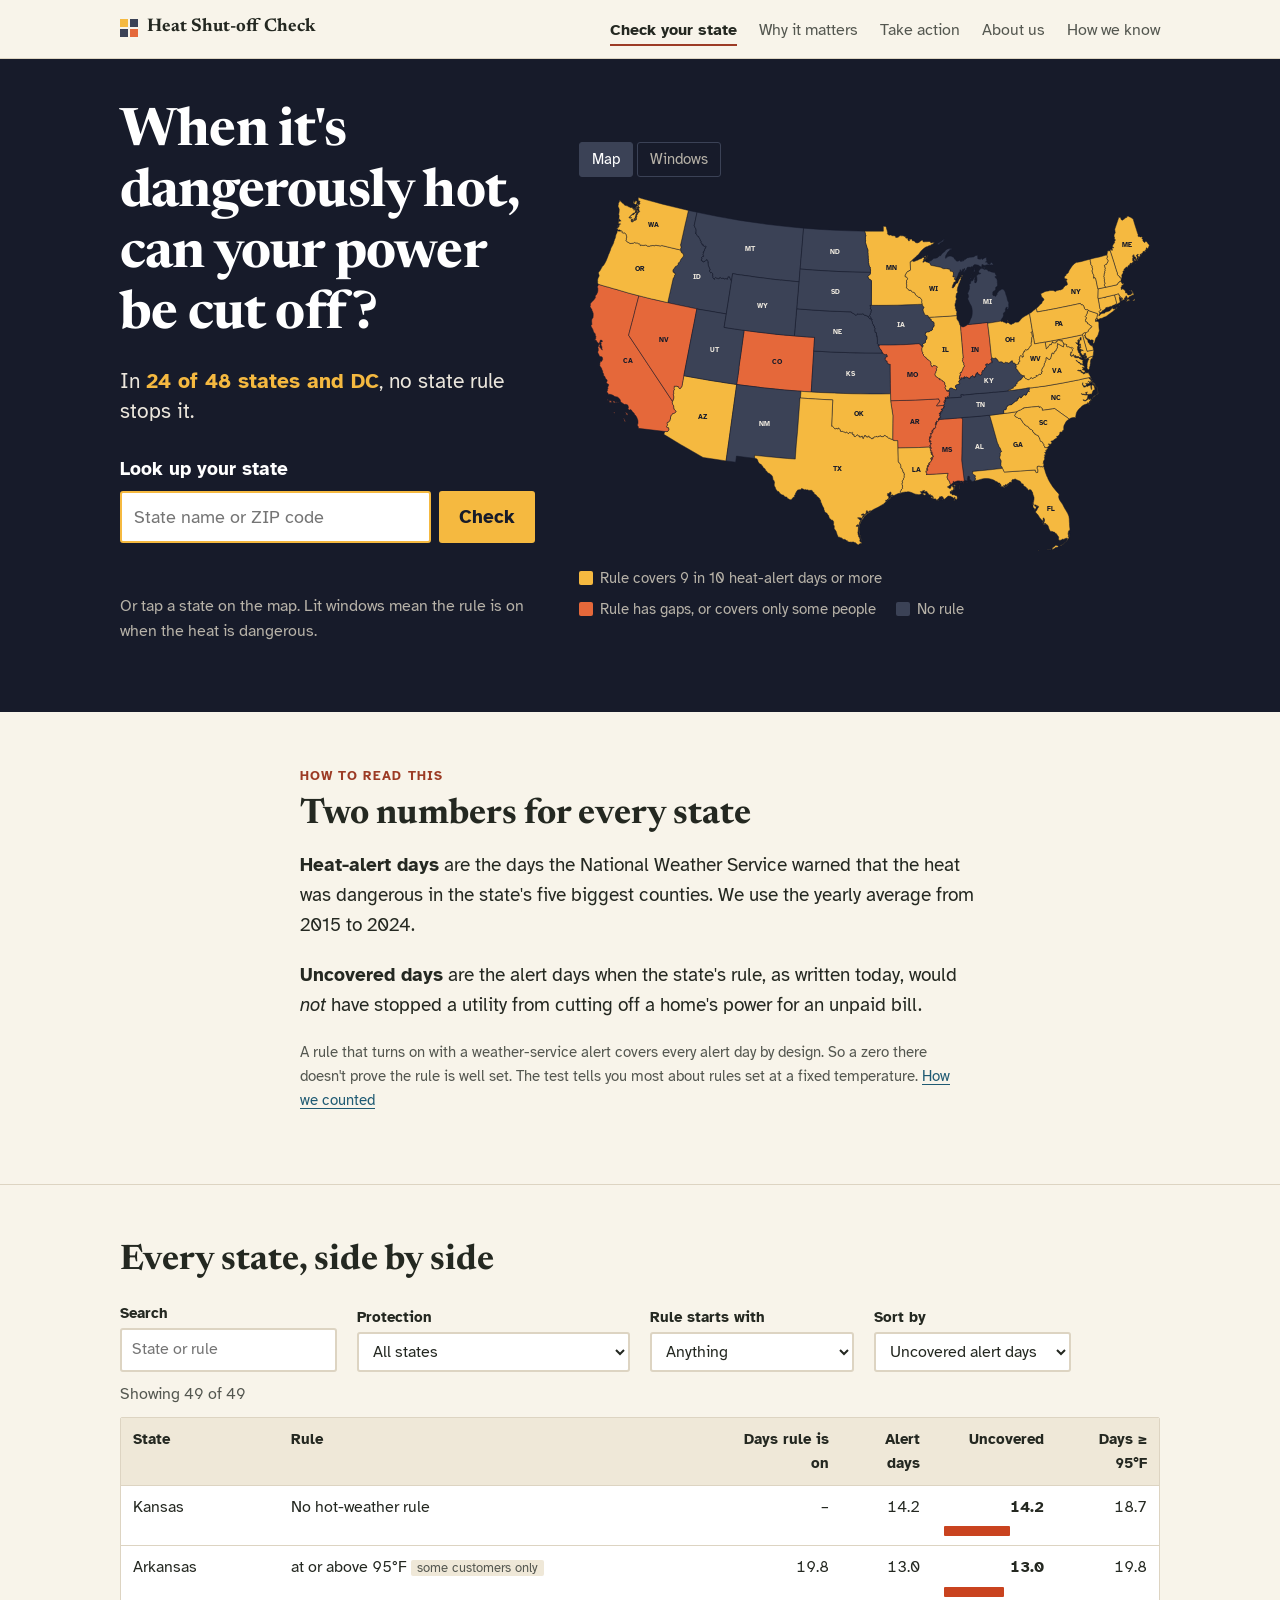
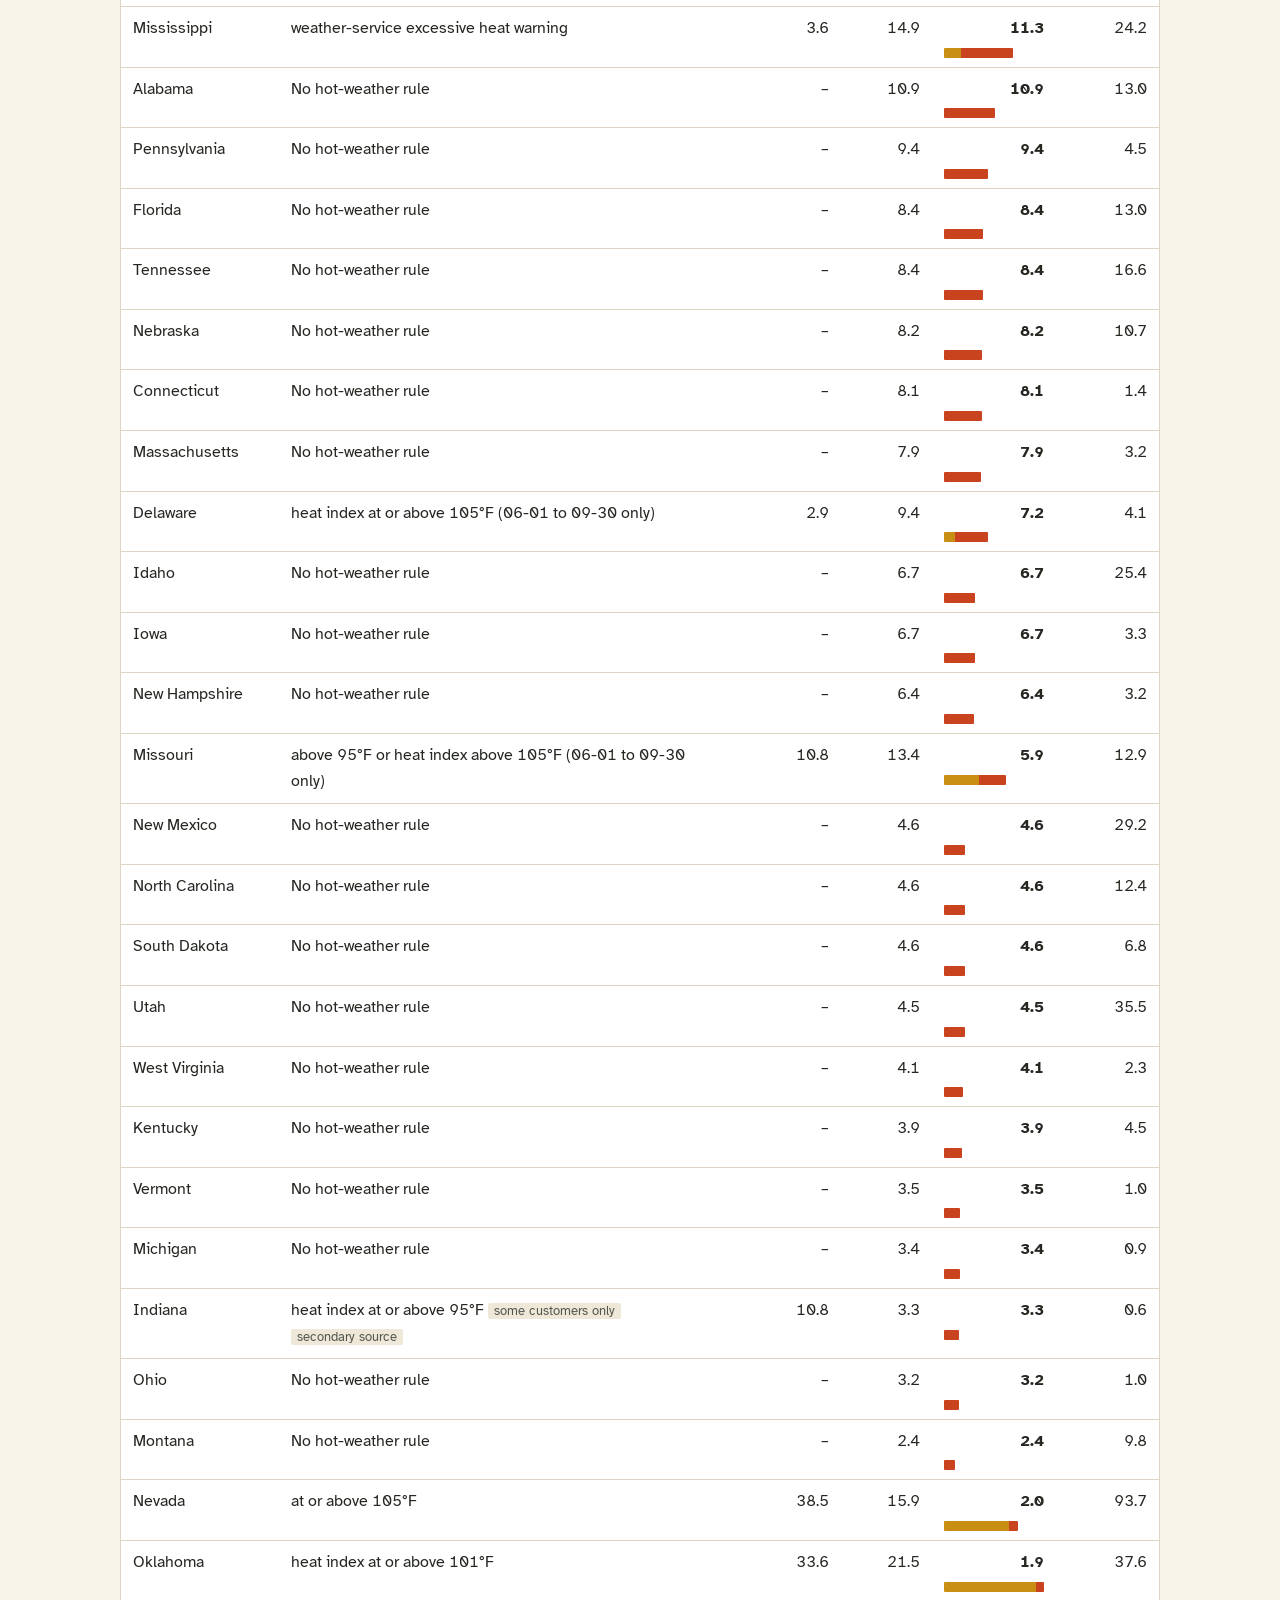
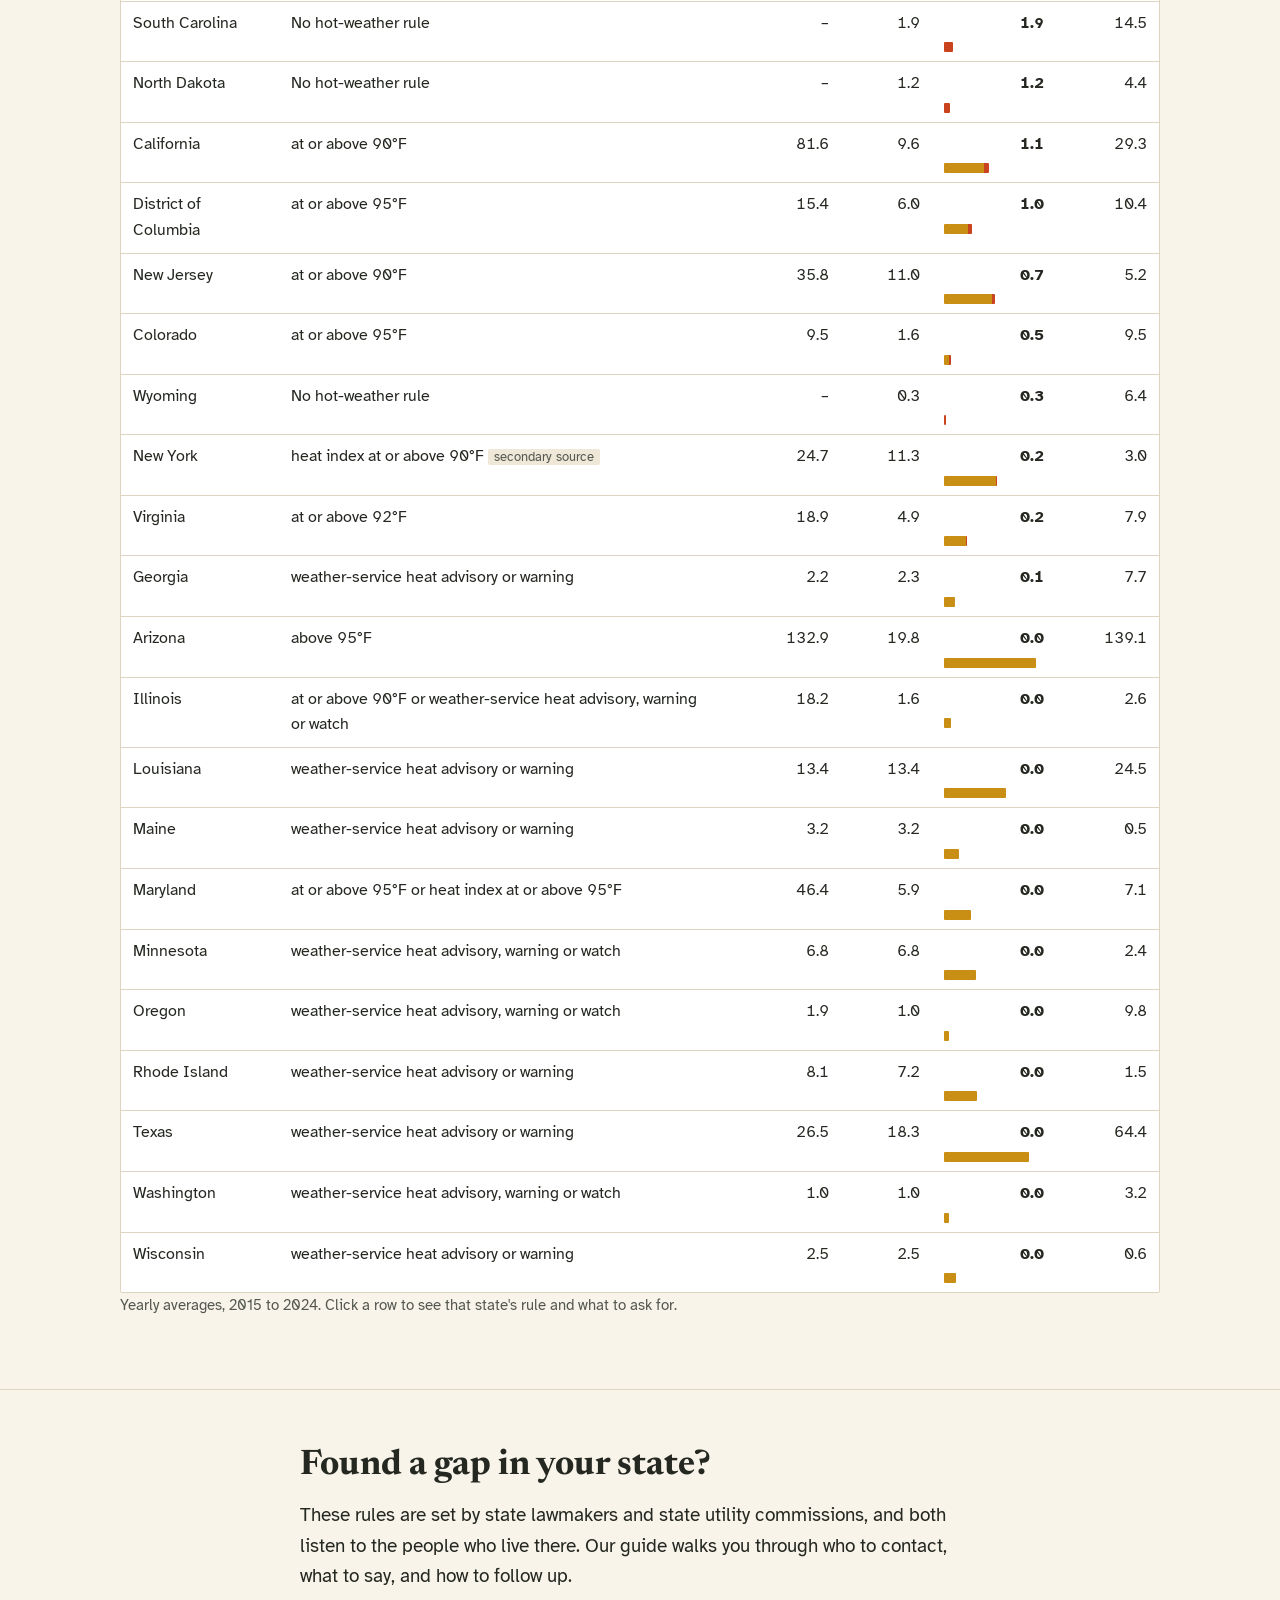
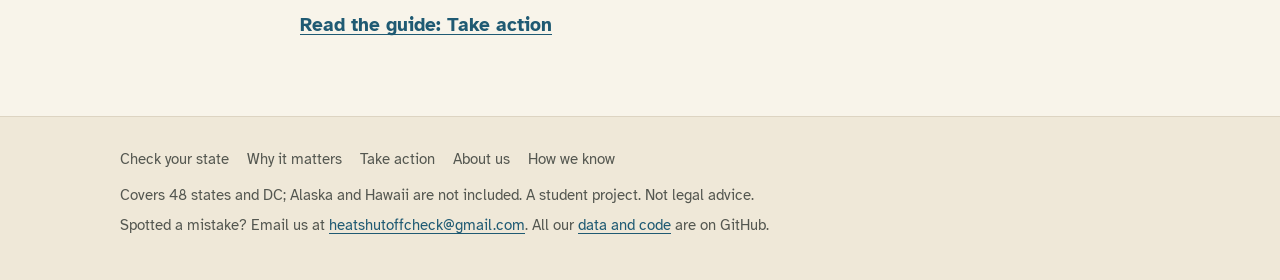
<file: site/index.html>
<!doctype html>
<html lang="en">
<head>
<meta charset="utf-8">
<meta name="viewport" content="width=device-width, initial-scale=1">
<title>Heat Shut-off Check</title>
<meta name="google-site-verification" content="8jBbVbUQbBhJqE0kMLwIPE77QKK4b8HMX7MZ5i26LG4">
<meta name="description" content="Can your electricity be cut off for an unpaid bill in dangerous heat? Check your state's rule, how many heat-alert days it covers, and what to ask your lawmakers for.">
<meta property="og:title" content="Heat Shut-off Check">
<meta property="og:description" content="Can your electricity be cut off for an unpaid bill in dangerous heat? Check your state's rule, how many heat-alert days it covers, and what to ask your lawmakers for.">
<meta property="og:type" content="website">
<link rel="icon" href="data:image/svg+xml,%3Csvg xmlns='http://www.w3.org/2000/svg' viewBox='0 0 32 32'%3E%3Crect width='32' height='32' rx='4' fill='%23171B2A'/%3E%3Crect x='7' y='7' width='8' height='8' fill='%23F5B940'/%3E%3Crect x='17' y='7' width='8' height='8' fill='%233B4256'/%3E%3Crect x='7' y='17' width='8' height='8' fill='%233B4256'/%3E%3Crect x='17' y='17' width='8' height='8' fill='%23E5683A'/%3E%3C/svg%3E">
<link rel="preconnect" href="https://fonts.googleapis.com">
<link rel="preconnect" href="https://fonts.gstatic.com" crossorigin>
<link href="https://fonts.googleapis.com/css2?family=Atkinson+Hyperlegible:ital,wght@0,400;0,700;1,400&family=Newsreader:opsz,wght@6..72,400;6..72,600;6..72,700&display=swap" rel="stylesheet">
<link rel="stylesheet" href="style.css">
</head>
<body>
<a class="skip" href="#main">Skip to content</a>
<div class="bar-top"><div class="wrap">
  <a class="brand" href="index.html"><svg viewBox="0 0 18 18" aria-hidden="true"><rect width="8" height="8" fill="#F5B940"/><rect x="10" width="8" height="8" fill="#3B4256"/><rect y="10" width="8" height="8" fill="#3B4256"/><rect x="10" y="10" width="8" height="8" fill="#E5683A"/></svg>Heat Shut-off Check</a>
  <nav aria-label="Main"><ul>
    <li><a href="index.html" aria-current="page">Check your state</a></li>
    <li><a href="findings.html">Why it matters</a></li>
    <li><a href="act.html">Take action</a></li>
    <li><a href="about.html">About us</a></li>
    <li><a href="method.html">How we know</a></li>
  </ul></nav>
</div></div>

<header class="hero" id="main">
  <div class="wrap">
    <div class="hero-grid">
      <div>
        <h1>When it's dangerously hot, can your power be cut off?</h1>
        <p class="answer">In <b><span id="n-none">24</span> of 48 states and DC</b>, no state rule stops it.</p>
        <form class="find" id="find">
          <label for="q">Look up your state</label>
          <div class="find-row">
            <input type="search" id="q" list="states" placeholder="State name or ZIP code" autocomplete="off">
            <datalist id="states"></datalist>
            <button class="go" type="submit">Check</button>
          </div>
          <p id="msg" role="status"></p>
        </form>
        <p class="hint">Or tap a state on the map. Lit windows mean the rule is on when the heat is dangerous.</p>
      </div>
      <div>
        <div class="views" role="group" aria-label="Choose a view">
          <button type="button" data-view="map" aria-pressed="true">Map</button>
          <button type="button" data-view="win" aria-pressed="false">Windows</button>
        </div>
        <div id="stage" class="pre">
          <div id="mapView"></div>
          <div id="winView" class="block" role="group" aria-label="Grid of states. Choose a state to see its rule." hidden></div>
        </div>
        <ul class="key">
          <li><i style="background:var(--lit)"></i>Rule covers 9 in 10 heat-alert days or more</li>
          <li><i style="background:var(--gap)"></i>Rule has gaps, or covers only some people</li>
          <li><i style="background:var(--unlit)"></i>No rule</li>
        </ul>
      </div>
    </div>
    <div id="detail" aria-live="polite" tabindex="-1" hidden></div>
  </div>
</header>
<div id="tip" hidden></div>

<main>
  <section>
    <div class="wrap narrow">
      <p class="kicker">How to read this</p>
      <h2>Two numbers for every state</h2>
      <p><b>Heat-alert days</b> are the days the National Weather Service warned that the heat was dangerous in the state's five biggest counties. We use the yearly average from 2015 to 2024.</p>
      <p><b>Uncovered days</b> are the alert days when the state's rule, as written today, would <em>not</em> have stopped a utility from cutting off a home's power for an unpaid bill.</p>
      <p class="note">A rule that turns on with a weather-service alert covers every alert day by design. So a zero there doesn't prove the rule is well set. The test tells you most about rules set at a fixed temperature. <a href="method.html">How we counted</a></p>
    </div>
  </section>

  <section id="table">
    <div class="wrap">
      <h2>Every state, side by side</h2>
      <div class="controls">
        <label>Search <input type="text" id="tfind" placeholder="State or rule"></label>
        <label>Protection <select id="show">
          <option value="all">All states</option>
          <option value="lit">Covers 9 in 10 alert days or more</option>
          <option value="gap">Covers everyone, with gaps</option>
          <option value="subset">Some customers only</option>
          <option value="none">No rule</option>
        </select></label>
        <label>Rule starts with <select id="trig">
          <option value="all">Anything</option>
          <option value="temp">A temperature</option>
          <option value="index">A heat index</option>
          <option value="alert">A weather-service alert</option>
        </select></label>
        <label>Sort by <select id="sort">
          <option value="alert_open">Uncovered alert days</option>
          <option value="alert">Alert days</option>
          <option value="on">Days the rule is on</option>
          <option value="hot95">Days at 95°F or hotter</option>
          <option value="state">Name</option>
        </select></label>
      </div>
      <p id="count" role="status"></p>
      <div class="scroll"><table>
        <thead><tr><th>State</th><th>Rule</th><th>Days rule is on</th><th>Alert days</th><th>Uncovered</th><th>Days ≥ 95°F</th></tr></thead>
        <tbody id="rows"></tbody>
      </table></div>
      <p class="note">Yearly averages, 2015 to 2024. Click a row to see that state's rule and what to ask for.</p>
    </div>
  </section>

  <section>
    <div class="wrap narrow">
      <h2>Found a gap in your state?</h2>
      <p>These rules are set by state lawmakers and state utility commissions, and both listen to the people who live there. Our guide walks you through who to contact, what to say, and how to follow up.</p>
      <p><a class="act" href="act.html"><b>Read the guide: Take action</b></a></p>
    </div>
  </section>
</main>
<footer><div class="wrap">
  <nav aria-label="Footer"><ul>
    <li><a href="index.html">Check your state</a></li><li><a href="findings.html">Why it matters</a></li><li><a href="act.html">Take action</a></li><li><a href="about.html">About us</a></li><li><a href="method.html">How we know</a></li>
  </ul></nav>
  <p>Covers 48 states and DC; Alaska and Hawaii are not included. A student project. Not legal advice.</p>
  <p>Spotted a mistake? Email us at <a href="mailto:heatshutoffcheck@gmail.com">heatshutoffcheck@gmail.com</a>. All our <a href="https://github.com/TommyWang469/un-final-idea" rel="noopener">data and code</a> are on GitHub.</p>
</div></footer>
<script>document.documentElement.classList.add("js")</script>
<script src="data.js"></script>
<script src="eia.js"></script>
<script src="map.js"></script>
<script src="zip.js"></script>
<script src="app.js"></script>
</body>
</html>
</file>
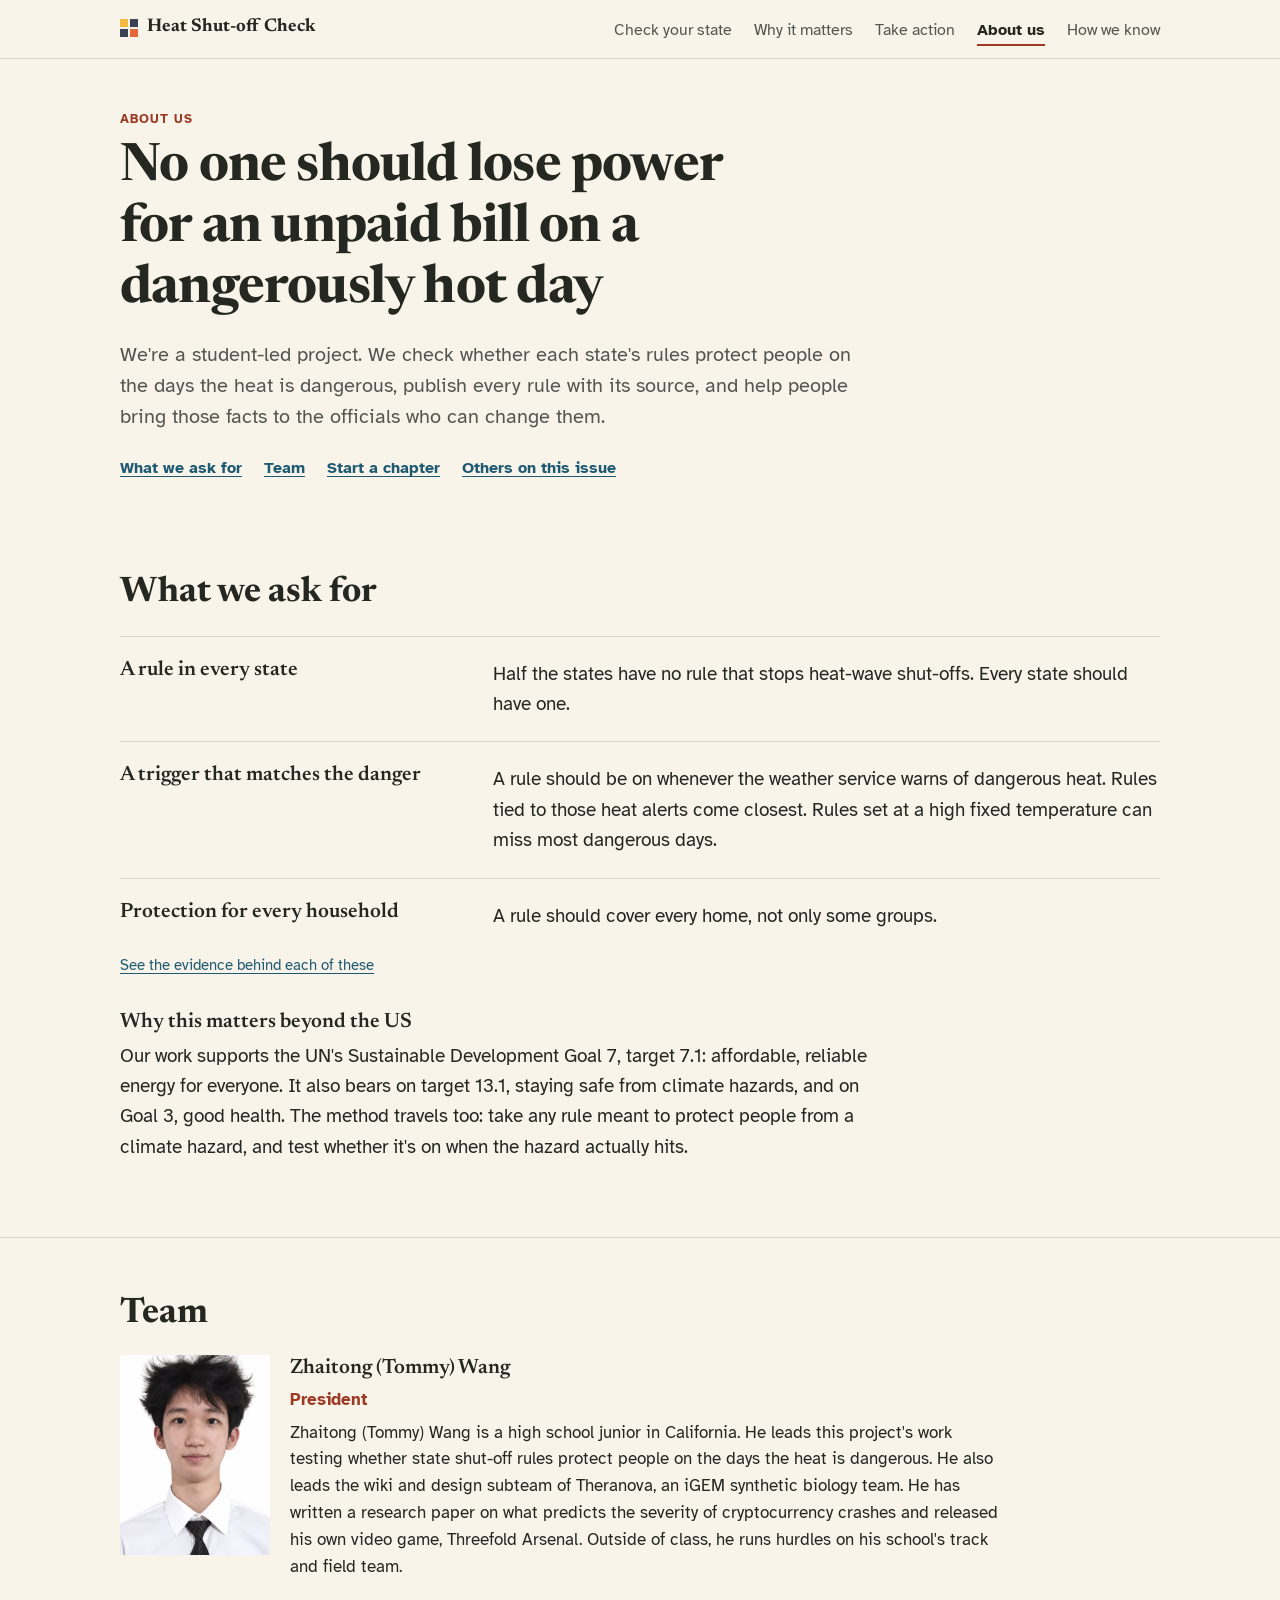
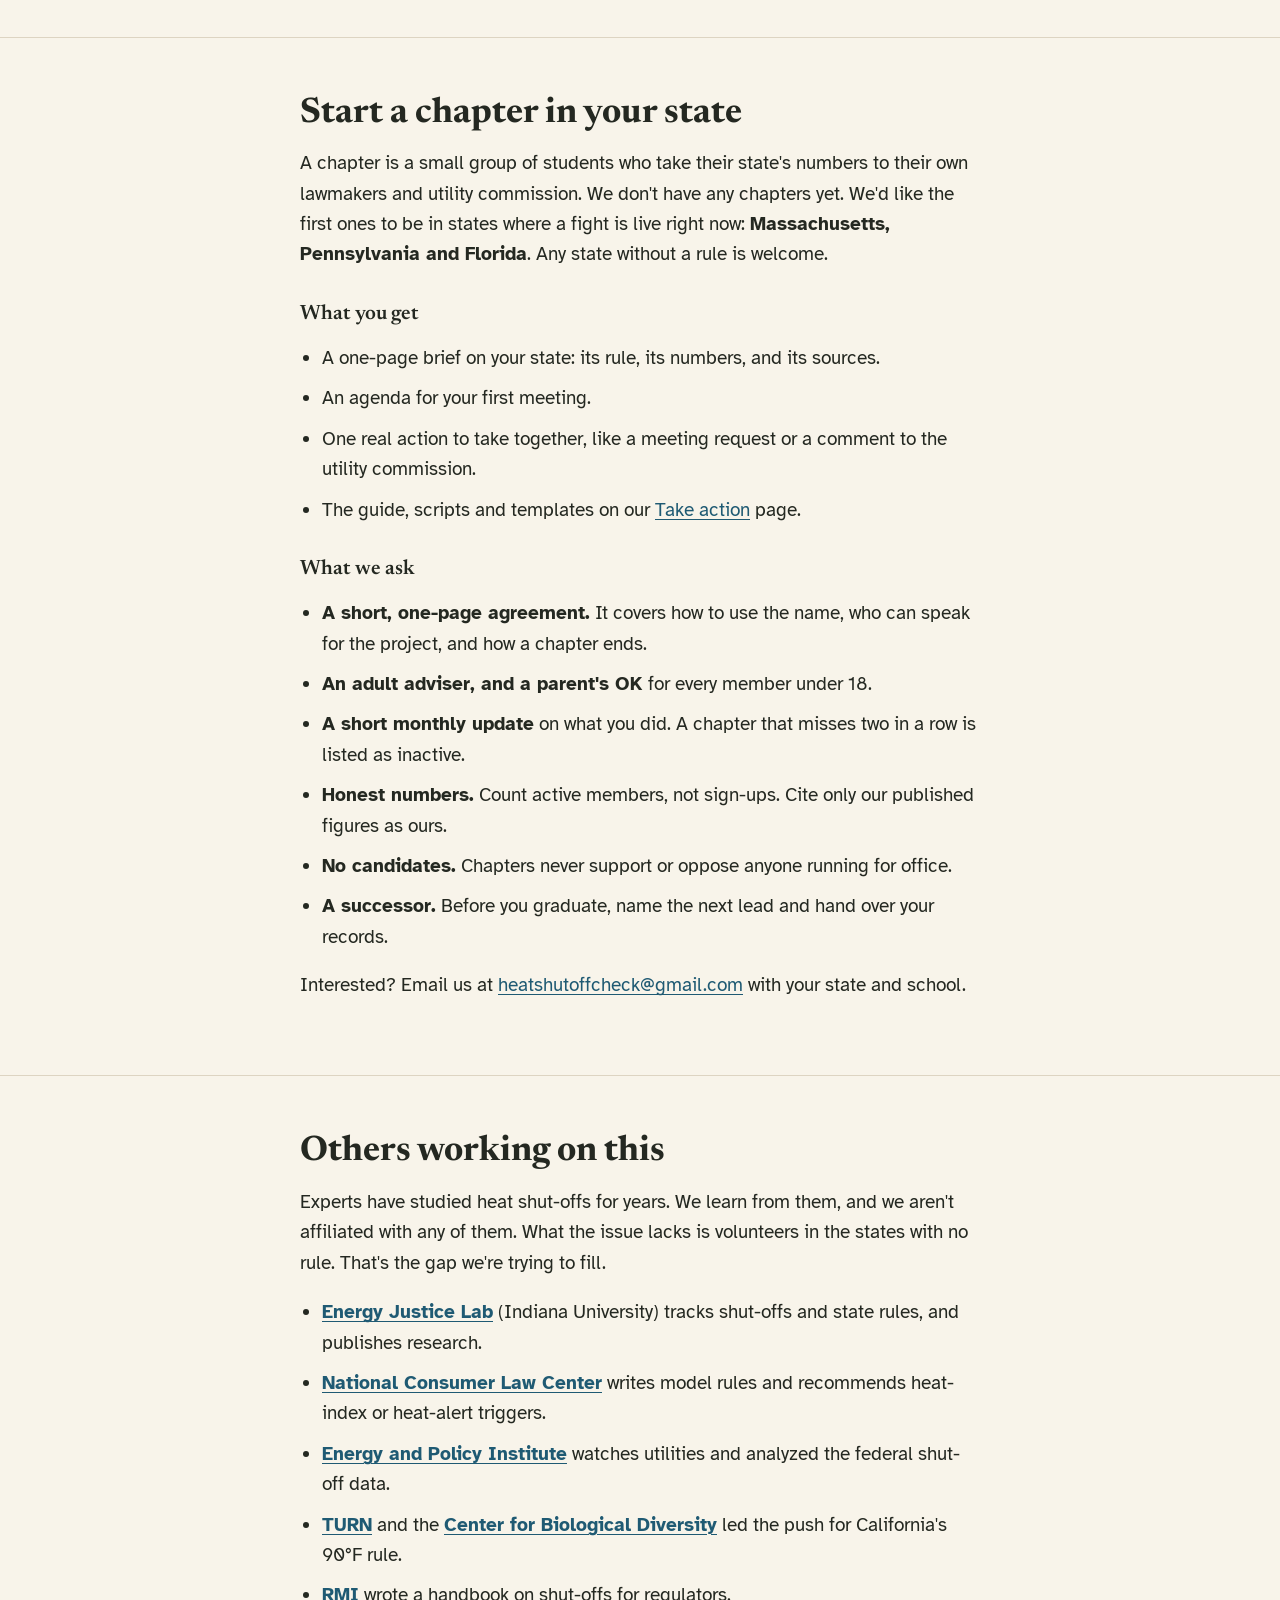
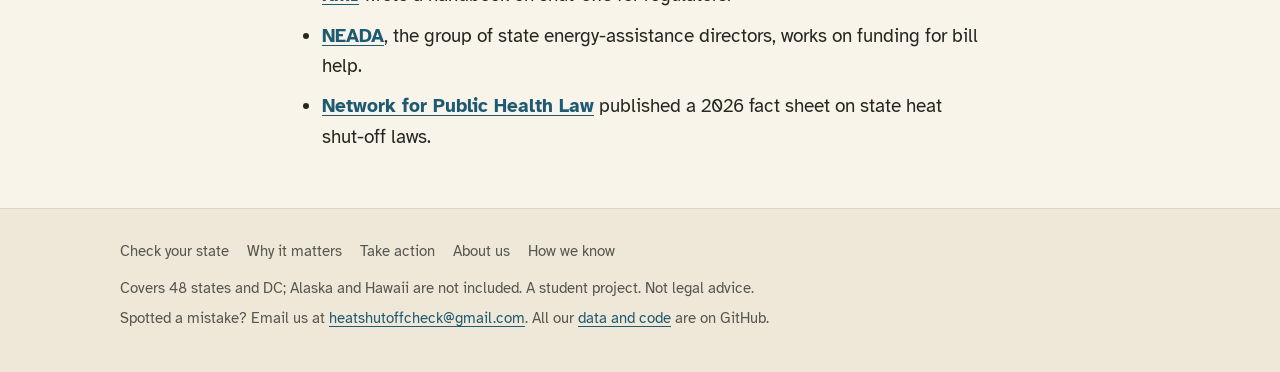
<file: site/about.html>
<!doctype html>
<html lang="en">
<head>
<meta charset="utf-8">
<meta name="viewport" content="width=device-width, initial-scale=1">
<title>About us | Heat Shut-off Check</title>
<meta name="description" content="Who we are, what we advocate for, how to start a chapter in your state, and the groups already working on heat shut-offs.">
<meta property="og:title" content="About us | Heat Shut-off Check">
<meta property="og:description" content="Who we are, what we advocate for, how to start a chapter in your state, and the groups already working on heat shut-offs.">
<meta property="og:type" content="website">
<link rel="icon" href="data:image/svg+xml,%3Csvg xmlns='http://www.w3.org/2000/svg' viewBox='0 0 32 32'%3E%3Crect width='32' height='32' rx='4' fill='%23171B2A'/%3E%3Crect x='7' y='7' width='8' height='8' fill='%23F5B940'/%3E%3Crect x='17' y='7' width='8' height='8' fill='%233B4256'/%3E%3Crect x='7' y='17' width='8' height='8' fill='%233B4256'/%3E%3Crect x='17' y='17' width='8' height='8' fill='%23E5683A'/%3E%3C/svg%3E">
<link rel="preconnect" href="https://fonts.googleapis.com">
<link rel="preconnect" href="https://fonts.gstatic.com" crossorigin>
<link href="https://fonts.googleapis.com/css2?family=Atkinson+Hyperlegible:ital,wght@0,400;0,700;1,400&family=Newsreader:opsz,wght@6..72,400;6..72,600;6..72,700&display=swap" rel="stylesheet">
<link rel="stylesheet" href="style.css">
</head>
<body>
<a class="skip" href="#main">Skip to content</a>
<div class="bar-top"><div class="wrap">
  <a class="brand" href="index.html"><svg viewBox="0 0 18 18" aria-hidden="true"><rect width="8" height="8" fill="#F5B940"/><rect x="10" width="8" height="8" fill="#3B4256"/><rect y="10" width="8" height="8" fill="#3B4256"/><rect x="10" y="10" width="8" height="8" fill="#E5683A"/></svg>Heat Shut-off Check</a>
  <nav aria-label="Main"><ul>
    <li><a href="index.html">Check your state</a></li>
    <li><a href="findings.html">Why it matters</a></li>
    <li><a href="act.html">Take action</a></li>
    <li><a href="about.html" aria-current="page">About us</a></li>
    <li><a href="method.html">How we know</a></li>
  </ul></nav>
</div></div>

<main id="main">
<header class="page-head"><div class="wrap">
  <p class="kicker">About us</p>
  <h1>No one should lose power for an unpaid bill on a dangerously hot day</h1>
  <p class="lede">We're a student-led project. We check whether each state's rules protect people on the days the heat is dangerous, publish every rule with its source, and help people bring those facts to the officials who can change them.</p>
  <ul class="toc" aria-label="On this page">
    <li><a href="#stand">What we ask for</a></li><li><a href="#team">Team</a></li><li><a href="#chapters">Start a chapter</a></li><li><a href="#others">Others on this issue</a></li>
  </ul>
</div></header>

<section id="stand">
  <div class="wrap">
    <h2>What we ask for</h2>
    <div class="fix"><h3>A rule in every state</h3><p>Half the states have no rule that stops heat-wave shut-offs. Every state should have one.</p></div>
    <div class="fix"><h3>A trigger that matches the danger</h3><p>A rule should be on whenever the weather service warns of dangerous heat. Rules tied to those heat alerts come closest. Rules set at a high fixed temperature can miss most dangerous days.</p></div>
    <div class="fix"><h3>Protection for every household</h3><p>A rule should cover every home, not only some groups.</p></div>
    <p class="note"><a href="findings.html">See the evidence behind each of these</a></p>
    <h3>Why this matters beyond the US</h3>
    <p>Our work supports the UN's Sustainable Development Goal 7, target 7.1: affordable, reliable energy for everyone. It also bears on target 13.1, staying safe from climate hazards, and on Goal 3, good health. The method travels too: take any rule meant to protect people from a climate hazard, and test whether it's on when the hazard actually hits.</p>
  </div>
</section>

<section id="team">
  <div class="wrap">
    <h2>Team</h2>
    <ul class="team" id="teamlist"></ul>
  </div>
</section>

<section id="chapters">
  <div class="wrap narrow">
    <h2>Start a chapter in your state</h2>
    <p>A chapter is a small group of students who take their state's numbers to their own lawmakers and utility commission. We don't have any chapters yet. We'd like the first ones to be in states where a fight is live right now: <b>Massachusetts, Pennsylvania and Florida</b>. Any state without a rule is welcome.</p>
    <h3>What you get</h3>
    <ul class="plain">
      <li>A one-page brief on your state: its rule, its numbers, and its sources.</li>
      <li>An agenda for your first meeting.</li>
      <li>One real action to take together, like a meeting request or a comment to the utility commission.</li>
      <li>The guide, scripts and templates on our <a href="act.html">Take action</a> page.</li>
    </ul>
    <h3>What we ask</h3>
    <ul class="plain">
      <li><b>A short, one-page agreement.</b> It covers how to use the name, who can speak for the project, and how a chapter ends.</li>
      <li><b>An adult adviser, and a parent's OK</b> for every member under 18.</li>
      <li><b>A short monthly update</b> on what you did. A chapter that misses two in a row is listed as inactive.</li>
      <li><b>Honest numbers.</b> Count active members, not sign-ups. Cite only our published figures as ours.</li>
      <li><b>No candidates.</b> Chapters never support or oppose anyone running for office.</li>
      <li><b>A successor.</b> Before you graduate, name the next lead and hand over your records.</li>
    </ul>
    <p>Interested? Email us at <a href="mailto:heatshutoffcheck@gmail.com">heatshutoffcheck@gmail.com</a> with your state and school.</p>
  </div>
</section>

<section id="others">
  <div class="wrap narrow">
    <h2>Others working on this</h2>
    <p>Experts have studied heat shut-offs for years. We learn from them, and we aren't affiliated with any of them. What the issue lacks is volunteers in the states with no rule. That's the gap we're trying to fill.</p>
    <ul class="plain">
      <li><a href="https://utilitydisconnections.org/" rel="noopener"><b>Energy Justice Lab</b></a> (Indiana University) tracks shut-offs and state rules, and publishes research.</li>
      <li><a href="https://www.nclc.org/" rel="noopener"><b>National Consumer Law Center</b></a> writes model rules and recommends heat-index or heat-alert triggers.</li>
      <li><a href="https://energyandpolicy.org/" rel="noopener"><b>Energy and Policy Institute</b></a> watches utilities and analyzed the federal shut-off data.</li>
      <li><a href="https://www.turn.org/" rel="noopener"><b>TURN</b></a> and the <a href="https://biologicaldiversity.org/" rel="noopener"><b>Center for Biological Diversity</b></a> led the push for California's 90°F rule.</li>
      <li><a href="https://rmi.org/insight/disconnections-handbook" rel="noopener"><b>RMI</b></a> wrote a handbook on shut-offs for regulators.</li>
      <li><a href="https://neada.org/" rel="noopener"><b>NEADA</b></a>, the group of state energy-assistance directors, works on funding for bill help.</li>
      <li><a href="https://www.networkforphl.org/" rel="noopener"><b>Network for Public Health Law</b></a> published a 2026 fact sheet on state heat shut-off laws.</li>
    </ul>
  </div>
</section>
</main>
<footer><div class="wrap">
  <nav aria-label="Footer"><ul>
    <li><a href="index.html">Check your state</a></li><li><a href="findings.html">Why it matters</a></li><li><a href="act.html">Take action</a></li><li><a href="about.html">About us</a></li><li><a href="method.html">How we know</a></li>
  </ul></nav>
  <p>Covers 48 states and DC; Alaska and Hawaii are not included. A student project. Not legal advice.</p>
  <p>Spotted a mistake? Email us at <a href="mailto:heatshutoffcheck@gmail.com">heatshutoffcheck@gmail.com</a>. All our <a href="https://github.com/TommyWang469/un-final-idea" rel="noopener">data and code</a> are on GitHub.</p>
</div></footer>
<script>document.documentElement.classList.add("js")</script>
<script src="team.js"></script>
</body>
</html>
</file>
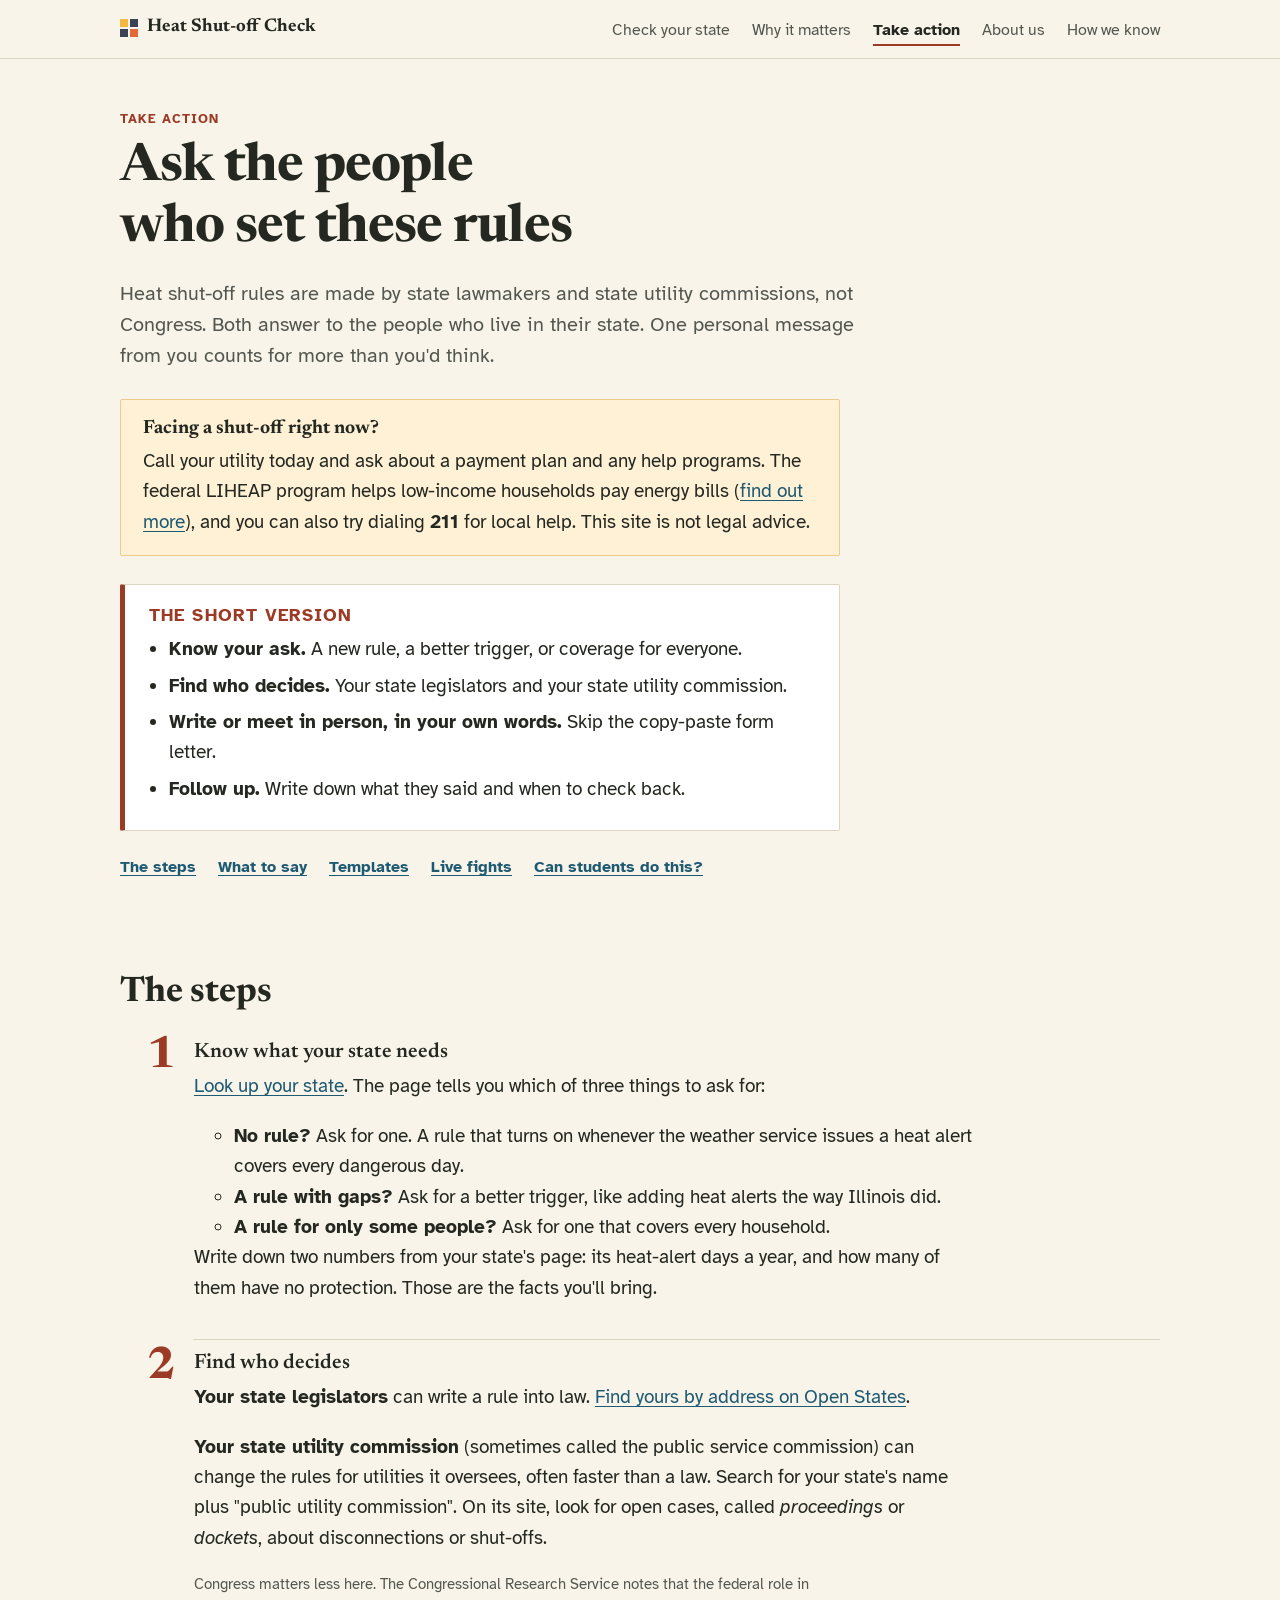
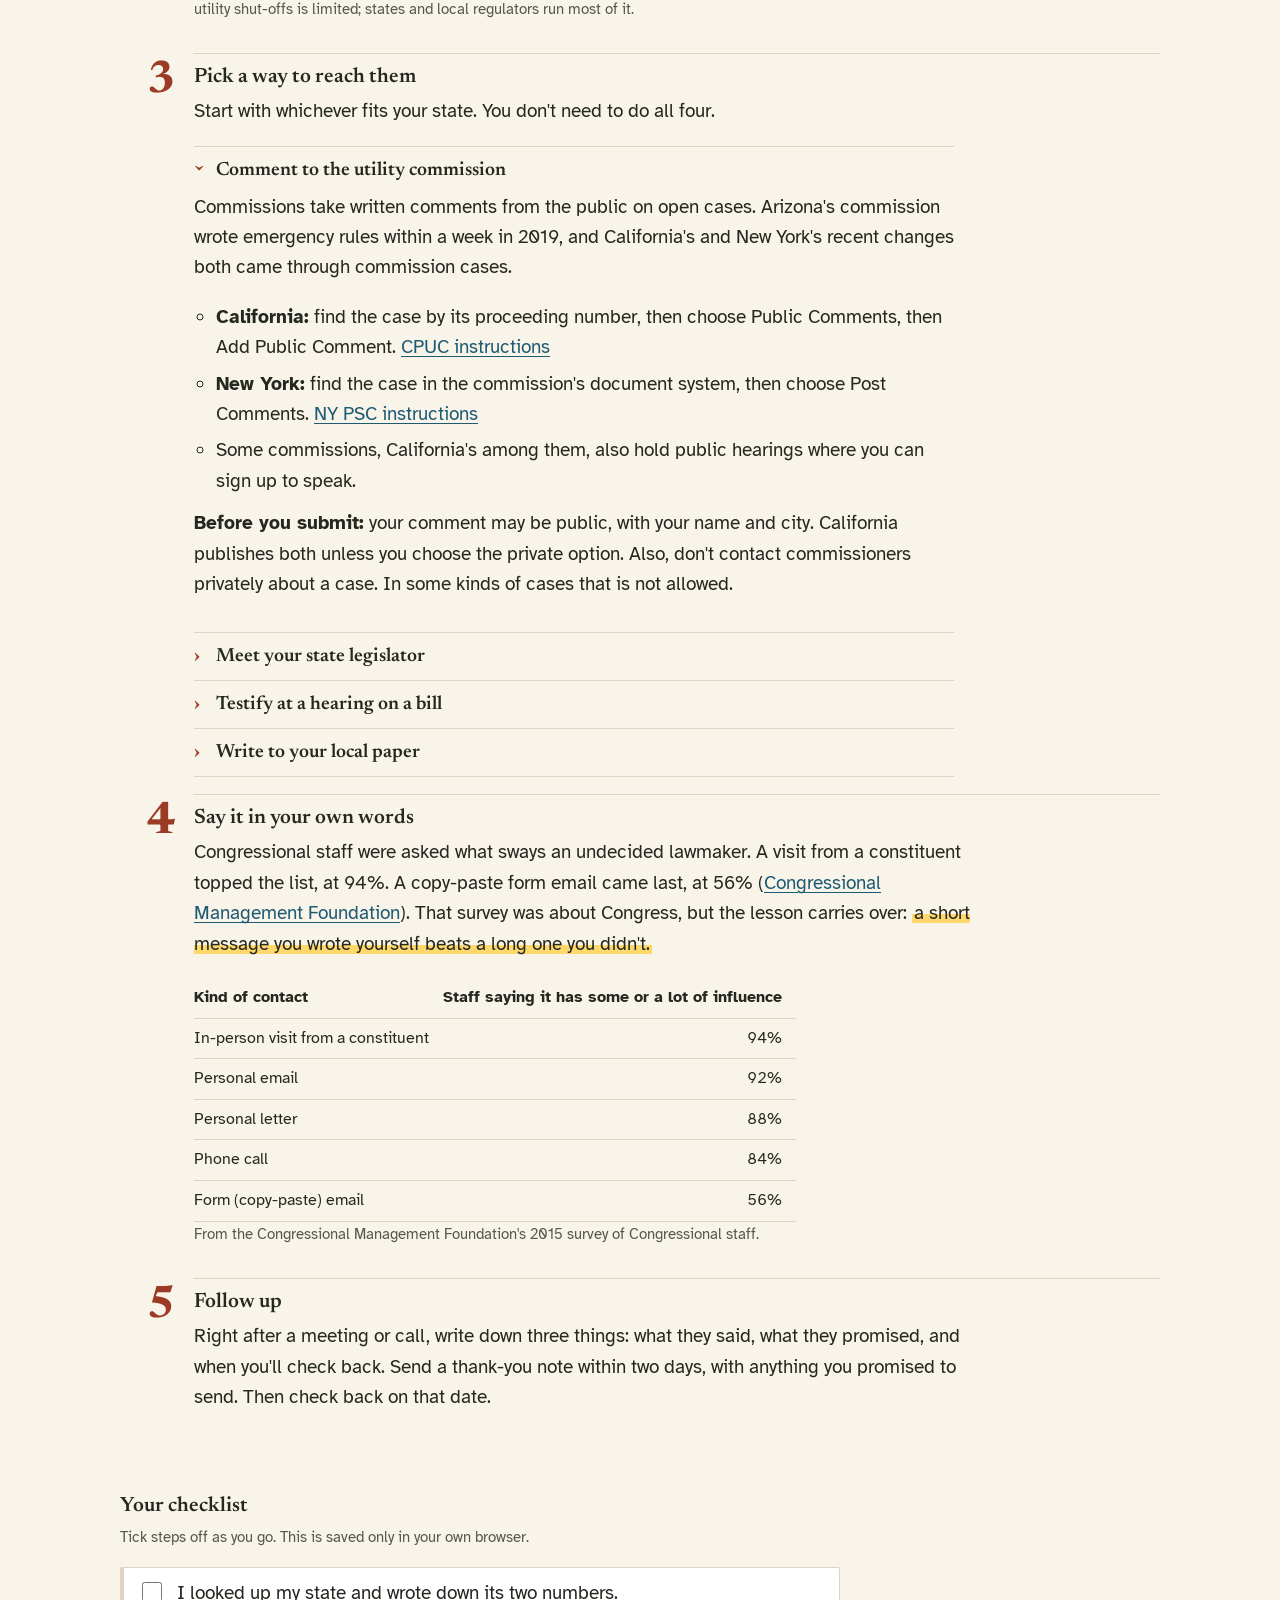
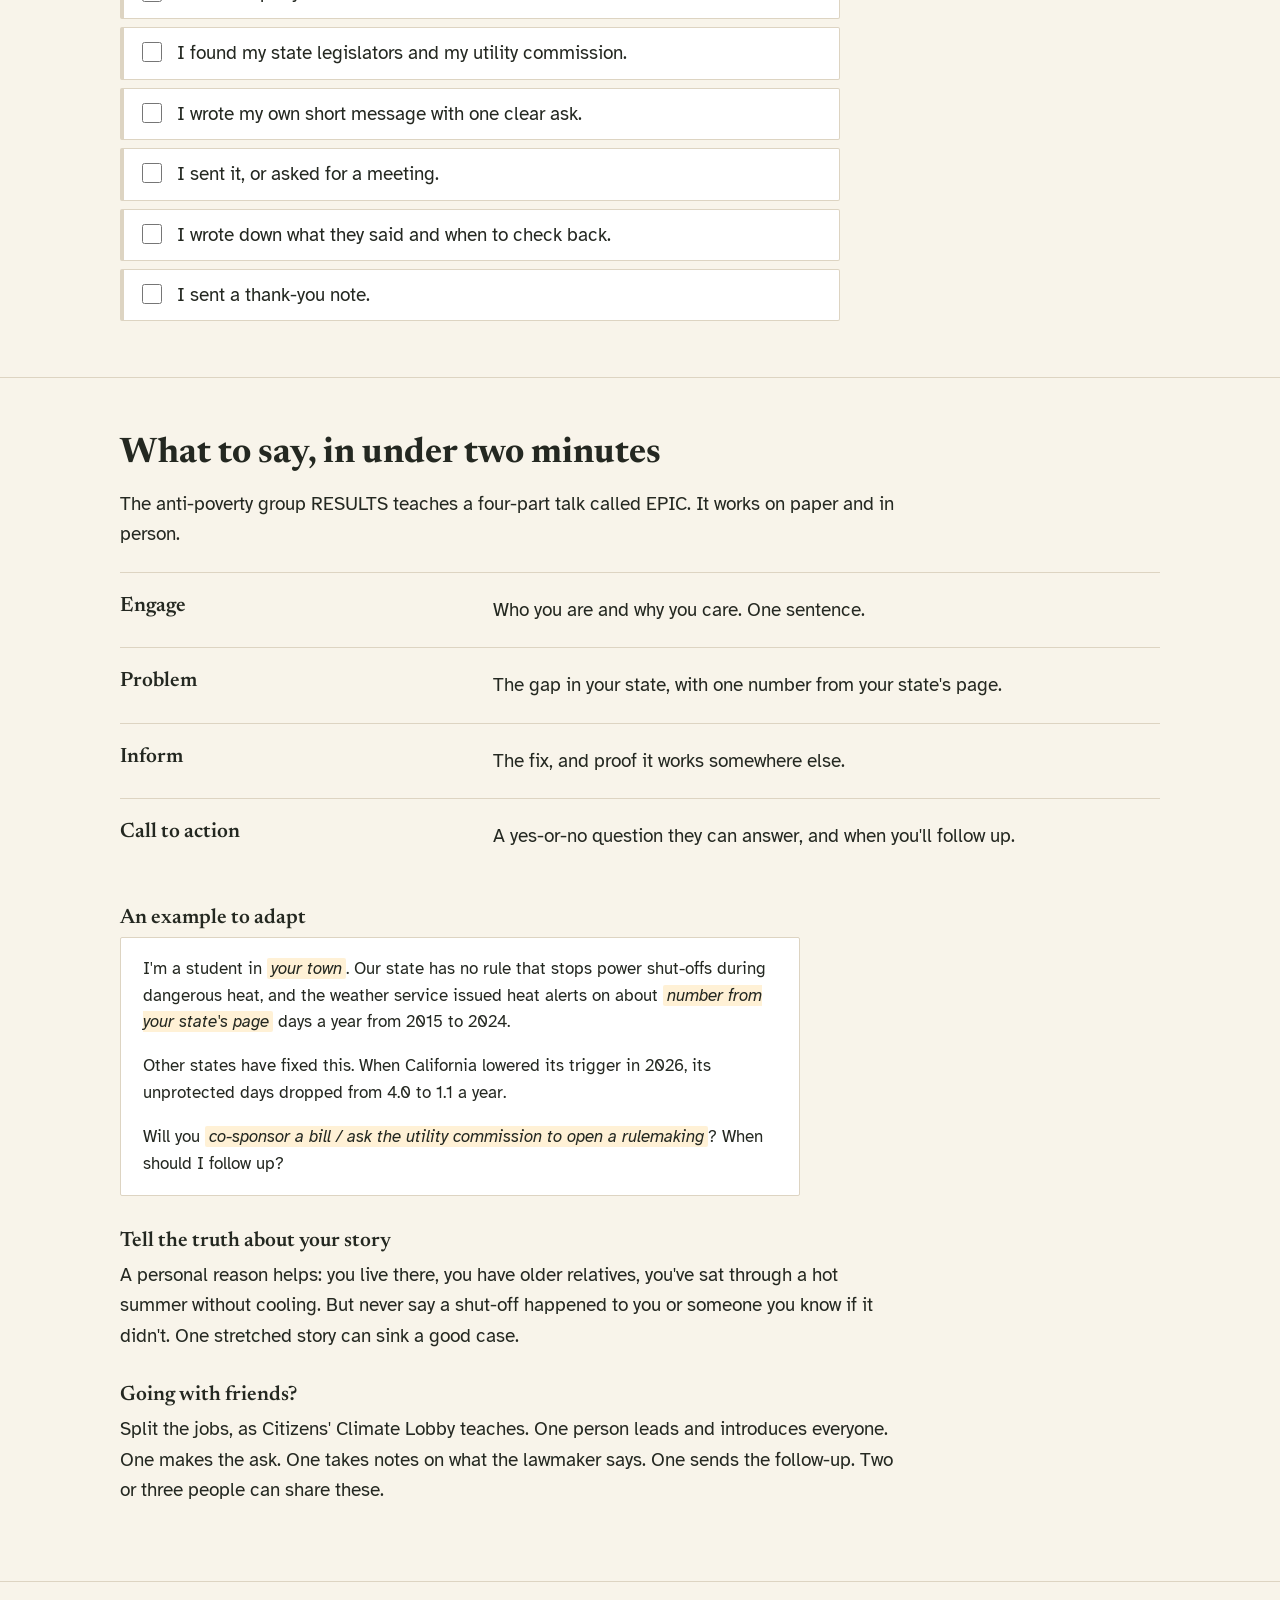
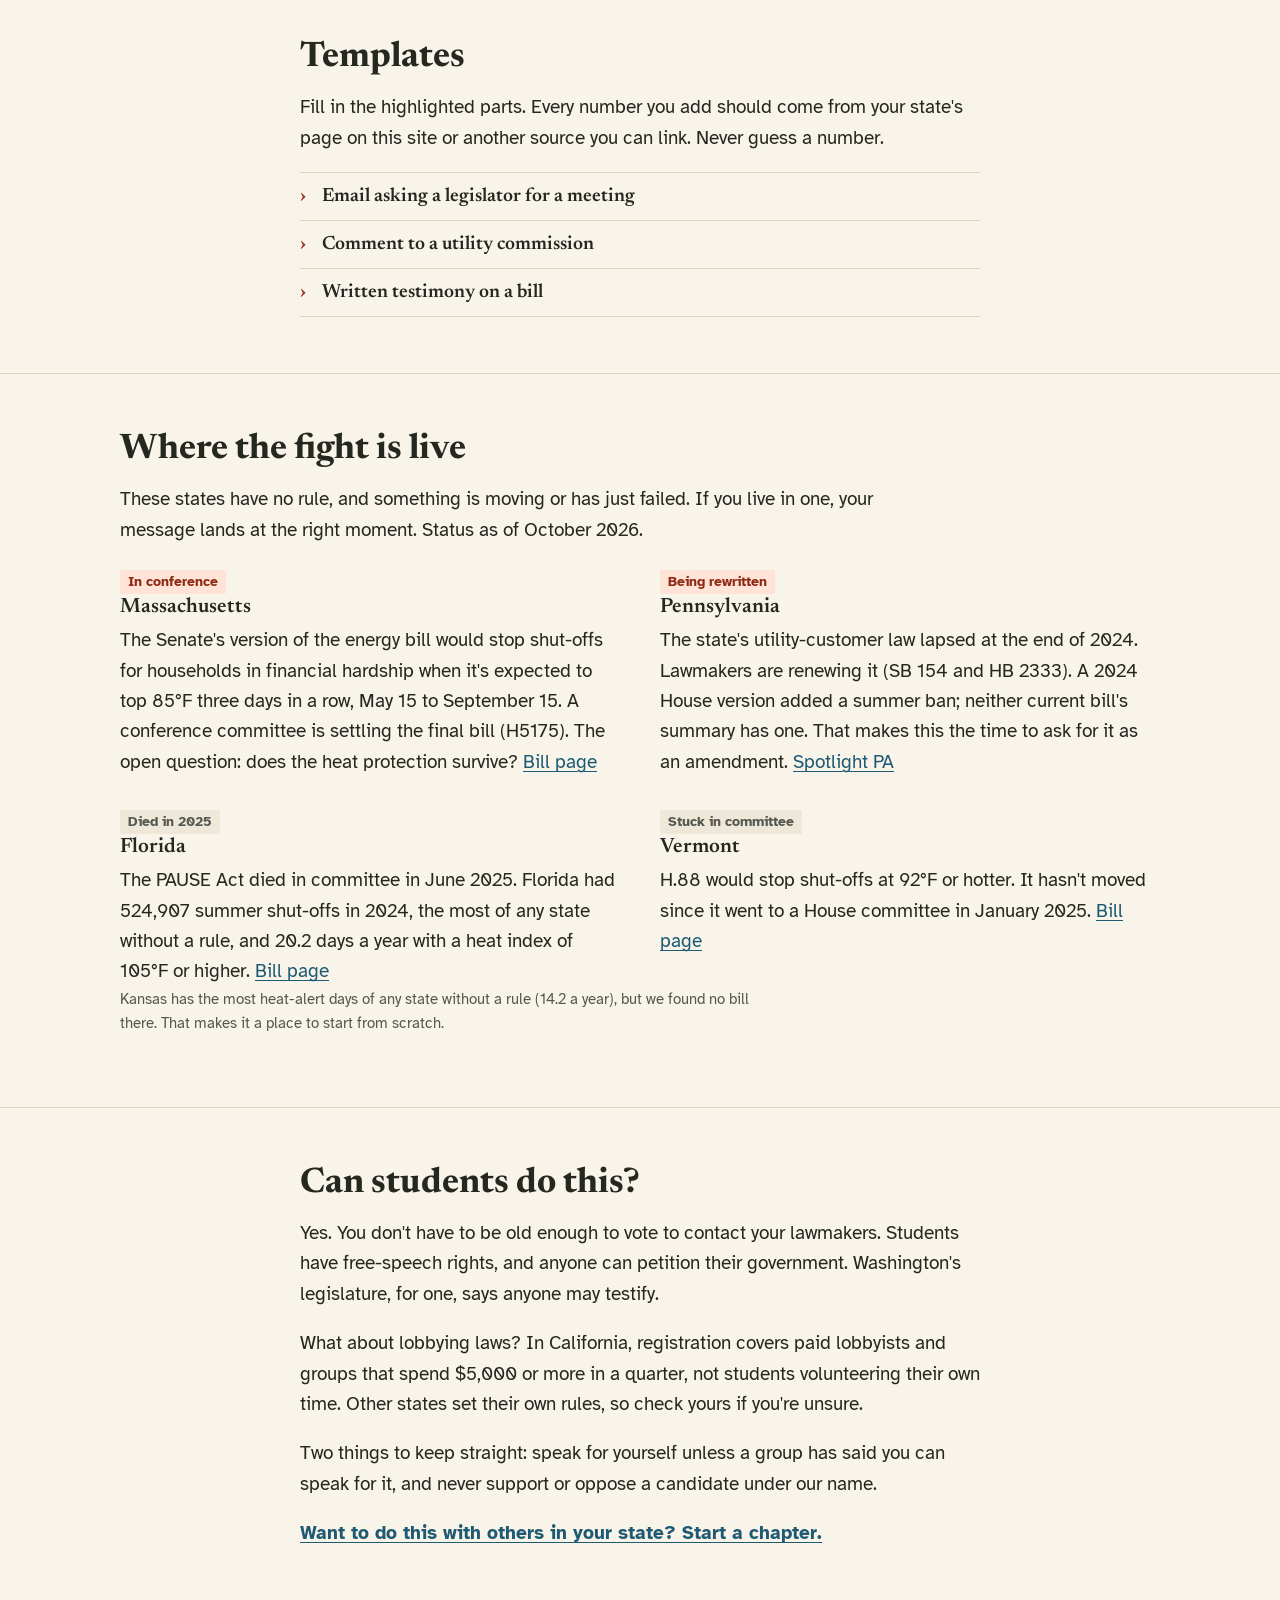
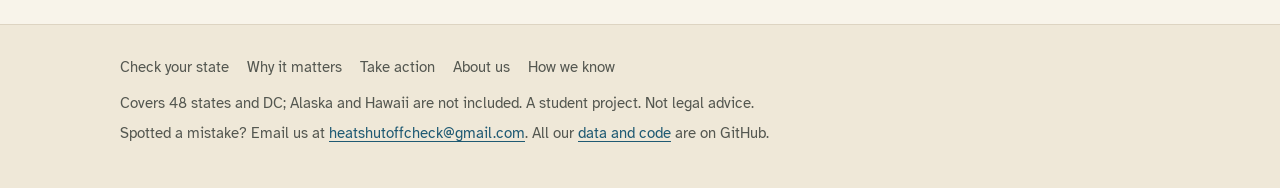
<file: site/act.html>
<!doctype html>
<html lang="en">
<head>
<meta charset="utf-8">
<meta name="viewport" content="width=device-width, initial-scale=1">
<title>Take action | Heat Shut-off Check</title>
<meta name="description" content="A step-by-step guide to asking state lawmakers and utility commissions for a rule that keeps the power on during dangerous heat. Scripts and templates included.">
<meta property="og:title" content="Take action | Heat Shut-off Check">
<meta property="og:description" content="A step-by-step guide to asking state lawmakers and utility commissions for a rule that keeps the power on during dangerous heat. Scripts and templates included.">
<meta property="og:type" content="website">
<link rel="icon" href="data:image/svg+xml,%3Csvg xmlns='http://www.w3.org/2000/svg' viewBox='0 0 32 32'%3E%3Crect width='32' height='32' rx='4' fill='%23171B2A'/%3E%3Crect x='7' y='7' width='8' height='8' fill='%23F5B940'/%3E%3Crect x='17' y='7' width='8' height='8' fill='%233B4256'/%3E%3Crect x='7' y='17' width='8' height='8' fill='%233B4256'/%3E%3Crect x='17' y='17' width='8' height='8' fill='%23E5683A'/%3E%3C/svg%3E">
<link rel="preconnect" href="https://fonts.googleapis.com">
<link rel="preconnect" href="https://fonts.gstatic.com" crossorigin>
<link href="https://fonts.googleapis.com/css2?family=Atkinson+Hyperlegible:ital,wght@0,400;0,700;1,400&family=Newsreader:opsz,wght@6..72,400;6..72,600;6..72,700&display=swap" rel="stylesheet">
<link rel="stylesheet" href="style.css">
</head>
<body>
<a class="skip" href="#main">Skip to content</a>
<div class="bar-top"><div class="wrap">
  <a class="brand" href="index.html"><svg viewBox="0 0 18 18" aria-hidden="true"><rect width="8" height="8" fill="#F5B940"/><rect x="10" width="8" height="8" fill="#3B4256"/><rect y="10" width="8" height="8" fill="#3B4256"/><rect x="10" y="10" width="8" height="8" fill="#E5683A"/></svg>Heat Shut-off Check</a>
  <nav aria-label="Main"><ul>
    <li><a href="index.html">Check your state</a></li>
    <li><a href="findings.html">Why it matters</a></li>
    <li><a href="act.html" aria-current="page">Take action</a></li>
    <li><a href="about.html">About us</a></li>
    <li><a href="method.html">How we know</a></li>
  </ul></nav>
</div></div>

<main id="main">
<header class="page-head"><div class="wrap">
  <p class="kicker">Take action</p>
  <h1>Ask the people who set these rules</h1>
  <p class="lede">Heat shut-off rules are made by state lawmakers and state utility commissions, not Congress. Both answer to the people who live in their state. One personal message from you counts for more than you'd think.</p>

  <div class="help">
    <h2>Facing a shut-off right now?</h2>
    <p>Call your utility today and ask about a payment plan and any help programs. The federal LIHEAP program helps low-income households pay energy bills (<a href="https://www.acf.hhs.gov/ocs/low-income-home-energy-assistance-program-liheap" rel="noopener">find out more</a>), and you can also try dialing <b>211</b> for local help. This site is not legal advice.</p>
  </div>

  <div class="short">
    <h2>The short version</h2>
    <ul>
      <li><b>Know your ask.</b> A new rule, a better trigger, or coverage for everyone.</li>
      <li><b>Find who decides.</b> Your state legislators and your state utility commission.</li>
      <li><b>Write or meet in person, in your own words.</b> Skip the copy-paste form letter.</li>
      <li><b>Follow up.</b> Write down what they said and when to check back.</li>
    </ul>
  </div>
  <ul class="toc" aria-label="On this page">
    <li><a href="#steps">The steps</a></li><li><a href="#say">What to say</a></li><li><a href="#templates">Templates</a></li><li><a href="#live">Live fights</a></li><li><a href="#students">Can students do this?</a></li>
  </ul>
</div></header>

<section id="steps">
  <div class="wrap">
    <h2>The steps</h2>
    <ol class="steps">
      <li>
        <h3>Know what your state needs</h3>
        <p><a href="index.html">Look up your state</a>. The page tells you which of three things to ask for:</p>
        <ul>
          <li><b>No rule?</b> Ask for one. A rule that turns on whenever the weather service issues a heat alert covers every dangerous day.</li>
          <li><b>A rule with gaps?</b> Ask for a better trigger, like adding heat alerts the way Illinois did.</li>
          <li><b>A rule for only some people?</b> Ask for one that covers every household.</li>
        </ul>
        <p>Write down two numbers from your state's page: its heat-alert days a year, and how many of them have no protection. Those are the facts you'll bring.</p>
      </li>
      <li>
        <h3>Find who decides</h3>
        <p><b>Your state legislators</b> can write a rule into law. <a href="https://openstates.org/find_your_legislator/" rel="noopener">Find yours by address on Open States</a>.</p>
        <p><b>Your state utility commission</b> (sometimes called the public service commission) can change the rules for utilities it oversees, often faster than a law. Search for your state's name plus "public utility commission". On its site, look for open cases, called <em>proceedings</em> or <em>dockets</em>, about disconnections or shut-offs.</p>
        <p class="note">Congress matters less here. The Congressional Research Service notes that the federal role in utility shut-offs is limited; states and local regulators run most of it.</p>
      </li>
      <li>
        <h3>Pick a way to reach them</h3>
        <p>Start with whichever fits your state. You don't need to do all four.</p>
        <details open><summary>Comment to the utility commission</summary>
          <p>Commissions take written comments from the public on open cases. Arizona's commission wrote emergency rules within a week in 2019, and California's and New York's recent changes both came through commission cases.</p>
          <ul>
            <li><b>California:</b> find the case by its proceeding number, then choose Public Comments, then Add Public Comment. <a href="https://www.cpuc.ca.gov/about-cpuc/divisions/news-and-public-information-office/public-advisors-office/providing-public-comments-at-the-cpuc" rel="noopener">CPUC instructions</a></li>
            <li><b>New York:</b> find the case in the commission's document system, then choose Post Comments. <a href="https://dps.ny.gov/node/8236" rel="noopener">NY PSC instructions</a></li>
            <li>Some commissions, California's among them, also hold public hearings where you can sign up to speak.</li>
          </ul>
          <p><b>Before you submit:</b> your comment may be public, with your name and city. California publishes both unless you choose the private option. Also, don't contact commissioners privately about a case. In some kinds of cases that is not allowed.</p>
        </details>
        <details><summary>Meet your state legislator</summary>
          <p>Email their office to ask for 15 minutes with them or their staff. Say you live in the district. Bring a one-page summary of your state's numbers and <b>one specific ask</b>. A meeting with staff is worth having too.</p>
        </details>
        <details><summary>Testify at a hearing on a bill</summary>
          <p>When a bill is up for a committee hearing, the public can usually speak or send written testimony. Washington State's rules are a clear example: anyone may testify, sign-up closes an hour before the hearing, and written testimony is accepted up to 24 hours after it starts (<a href="https://leg.wa.gov/bills-meetings-and-session/session/how-to-testify-at-a-committee-meeting/" rel="noopener">WA Legislature</a>). Check your own state's rules on its legislature's website.</p>
        </details>
        <details><summary>Write to your local paper</summary>
          <p>A letter to the editor or an opinion piece reaches lawmakers too, especially if it names them. Follow the paper's length rules and tie it to recent news, like a heat wave. When it's published, send it to your legislator's office.</p>
        </details>
      </li>
      <li>
        <h3>Say it in your own words</h3>
        <p>Congressional staff were asked what sways an undecided lawmaker. A visit from a constituent topped the list, at 94%. A copy-paste form email came last, at 56% (<a href="https://www.congressfoundation.org/" rel="noopener">Congressional Management Foundation</a>). That survey was about Congress, but the lesson carries over: <span class="mark">a short message you wrote yourself beats a long one you didn't.</span></p>
        <table class="simple" aria-label="How much each kind of contact influences an undecided lawmaker, per Congressional staff">
          <thead><tr><th>Kind of contact</th><th class="n">Staff saying it has some or a lot of influence</th></tr></thead>
          <tbody>
            <tr><td>In-person visit from a constituent</td><td class="n">94%</td></tr>
            <tr><td>Personal email</td><td class="n">92%</td></tr>
            <tr><td>Personal letter</td><td class="n">88%</td></tr>
            <tr><td>Phone call</td><td class="n">84%</td></tr>
            <tr><td>Form (copy-paste) email</td><td class="n">56%</td></tr>
          </tbody>
        </table>
        <p class="note">From the Congressional Management Foundation's 2015 survey of Congressional staff.</p>
      </li>
      <li>
        <h3>Follow up</h3>
        <p>Right after a meeting or call, write down three things: what they said, what they promised, and when you'll check back. Send a thank-you note within two days, with anything you promised to send. Then check back on that date.</p>
      </li>
    </ol>

    <h3>Your checklist</h3>
    <p class="note">Tick steps off as you go. This is saved only in your own browser.</p>
    <ul class="check" id="check">
      <li><label><input type="checkbox" data-k="look"><span>I looked up my state and wrote down its two numbers.</span></label></li>
      <li><label><input type="checkbox" data-k="who"><span>I found my state legislators and my utility commission.</span></label></li>
      <li><label><input type="checkbox" data-k="write"><span>I wrote my own short message with one clear ask.</span></label></li>
      <li><label><input type="checkbox" data-k="send"><span>I sent it, or asked for a meeting.</span></label></li>
      <li><label><input type="checkbox" data-k="note"><span>I wrote down what they said and when to check back.</span></label></li>
      <li><label><input type="checkbox" data-k="thanks"><span>I sent a thank-you note.</span></label></li>
    </ul>
  </div>
</section>

<section id="say">
  <div class="wrap">
    <h2>What to say, in under two minutes</h2>
    <p>The anti-poverty group RESULTS teaches a four-part talk called EPIC. It works on paper and in person.</p>
    <div class="fix"><h3>Engage</h3><p>Who you are and why you care. One sentence.</p></div>
    <div class="fix"><h3>Problem</h3><p>The gap in your state, with one number from your state's page.</p></div>
    <div class="fix"><h3>Inform</h3><p>The fix, and proof it works somewhere else.</p></div>
    <div class="fix"><h3>Call to action</h3><p>A yes-or-no question they can answer, and when you'll follow up.</p></div>
    <h3>An example to adapt</h3>
    <div class="script">
      <p>I'm a student in <span class="fill">your town</span>. Our state has no rule that stops power shut-offs during dangerous heat, and the weather service issued heat alerts on about <span class="fill">number from your state's page</span> days a year from 2015 to 2024.</p>
      <p>Other states have fixed this. When California lowered its trigger in 2026, its unprotected days dropped from 4.0 to 1.1 a year.</p>
      <p>Will you <span class="fill">co-sponsor a bill / ask the utility commission to open a rulemaking</span>? When should I follow up?</p>
    </div>
    <h3>Tell the truth about your story</h3>
    <p>A personal reason helps: you live there, you have older relatives, you've sat through a hot summer without cooling. But never say a shut-off happened to you or someone you know if it didn't. One stretched story can sink a good case.</p>
    <h3>Going with friends?</h3>
    <p>Split the jobs, as Citizens' Climate Lobby teaches. One person leads and introduces everyone. One makes the ask. One takes notes on what the lawmaker says. One sends the follow-up. Two or three people can share these.</p>
  </div>
</section>

<section id="templates">
  <div class="wrap narrow">
    <h2>Templates</h2>
    <p>Fill in the highlighted parts. Every number you add should come from your state's page on this site or another source you can link. Never guess a number.</p>
    <details><summary>Email asking a legislator for a meeting</summary>
      <div class="script">
        <p><b>Subject:</b> Constituent meeting request: power shut-offs during extreme heat</p>
        <p>Dear <span class="fill">Senator / Representative name</span>,</p>
        <p>I'm <span class="fill">your name</span>, a student who lives in <span class="fill">town</span>, in your district. <span class="fill">State</span> has no rule that stops utilities from cutting off a home's power for an unpaid bill during dangerous heat. From 2015 to 2024 the weather service issued heat alerts on about <span class="fill">number</span> days a year in our state's biggest counties. In summer 2024, utilities here cut off home electricity <span class="fill">number</span> times (US Energy Information Administration).</p>
        <p>I'd like 15 minutes with you or your staff to share a one-page summary and ask whether you would support <span class="fill">the bill number / a hot-weather protection</span>. I'm free <span class="fill">times</span>.</p>
        <p>Thank you,<br><span class="fill">name, address in the district, email</span></p>
      </div>
    </details>
    <details><summary>Comment to a utility commission</summary>
      <p>Keep it to one page, in this order:</p>
      <ol>
        <li>The case (proceeding) number and title.</li>
        <li>Who you are and where you live.</li>
        <li>Your state's current rule, quoted, with a link. Your state's page on this site has both.</li>
        <li>The gap, as a number: for example, how many alert days the rule doesn't cover.</li>
        <li>The change you want: for example, a heat-index or heat-alert trigger, which the National Consumer Law Center recommends.</li>
        <li>Proof it works: California's 2026 change cut unprotected days from 4.0 to 1.1 a year.</li>
      </ol>
      <p>Check the privacy setting before you submit.</p>
    </details>
    <details><summary>Written testimony on a bill</summary>
      <div class="script">
        <p>Chair <span class="fill">name</span> and members of the <span class="fill">committee</span>:</p>
        <p>My name is <span class="fill">name</span>; I live in <span class="fill">town</span>; I am testifying for myself in support of <span class="fill">bill number</span>.</p>
        <p><span class="fill">One sentence, with a source, on the gap in our state.</span> <span class="fill">One sentence on what the bill would change.</span> <span class="fill">One sentence on a state where a similar rule works, with its number.</span></p>
        <p>I ask the committee to pass <span class="fill">bill number</span>. I'm happy to answer questions in writing.</p>
      </div>
    </details>
  </div>
</section>

<section id="live">
  <div class="wrap">
    <h2>Where the fight is live</h2>
    <p>These states have no rule, and something is moving or has just failed. If you live in one, your message lands at the right moment. Status as of October 2026.</p>
    <div class="bills">
      <div><span class="status live">In conference</span><h3>Massachusetts</h3>
        <p>The Senate's version of the energy bill would stop shut-offs for households in financial hardship when it's expected to top 85°F three days in a row, May 15 to September 15. A conference committee is settling the final bill (H5175). The open question: does the heat protection survive? <a href="https://malegislature.gov/Bills/194/H5175" rel="noopener">Bill page</a></p></div>
      <div><span class="status live">Being rewritten</span><h3>Pennsylvania</h3>
        <p>The state's utility-customer law lapsed at the end of 2024. Lawmakers are renewing it (SB 154 and HB 2333). A 2024 House version added a summer ban; neither current bill's summary has one. That makes this the time to ask for it as an amendment. <a href="https://www.spotlightpa.org/news/2024/12/pennsylvania-winter-utility-shutoff-consumer-protection-law-reauthorization/" rel="noopener">Spotlight PA</a></p></div>
      <div><span class="status">Died in 2025</span><h3>Florida</h3>
        <p>The PAUSE Act died in committee in June 2025. Florida had 524,907 summer shut-offs in 2024, the most of any state without a rule, and 20.2 days a year with a heat index of 105°F or higher. <a href="https://www.flhouse.gov/Sections/Bills/billsdetail.aspx?BillId=80992" rel="noopener">Bill page</a></p></div>
      <div><span class="status">Stuck in committee</span><h3>Vermont</h3>
        <p>H.88 would stop shut-offs at 92°F or hotter. It hasn't moved since it went to a House committee in January 2025. <a href="https://legislature.vermont.gov/bill/status/2026/H.88" rel="noopener">Bill page</a></p></div>
    </div>
    <p class="note">Kansas has the most heat-alert days of any state without a rule (14.2 a year), but we found no bill there. That makes it a place to start from scratch.</p>
  </div>
</section>

<section id="students">
  <div class="wrap narrow">
    <h2>Can students do this?</h2>
    <p>Yes. You don't have to be old enough to vote to contact your lawmakers. Students have free-speech rights, and anyone can petition their government. Washington's legislature, for one, says anyone may testify.</p>
    <p>What about lobbying laws? In California, registration covers paid lobbyists and groups that spend $5,000 or more in a quarter, not students volunteering their own time. Other states set their own rules, so check yours if you're unsure.</p>
    <p>Two things to keep straight: speak for yourself unless a group has said you can speak for it, and never support or oppose a candidate under our name.</p>
    <p><a href="about.html#chapters"><b>Want to do this with others in your state? Start a chapter.</b></a></p>
  </div>
</section>
</main>
<footer><div class="wrap">
  <nav aria-label="Footer"><ul>
    <li><a href="index.html">Check your state</a></li><li><a href="findings.html">Why it matters</a></li><li><a href="act.html">Take action</a></li><li><a href="about.html">About us</a></li><li><a href="method.html">How we know</a></li>
  </ul></nav>
  <p>Covers 48 states and DC; Alaska and Hawaii are not included. A student project. Not legal advice.</p>
  <p>Spotted a mistake? Email us at <a href="mailto:heatshutoffcheck@gmail.com">heatshutoffcheck@gmail.com</a>. All our <a href="https://github.com/TommyWang469/un-final-idea" rel="noopener">data and code</a> are on GitHub.</p>
</div></footer>
<script>document.documentElement.classList.add("js")</script>
<script>
// checklist: remembered in this browser only; the page works without it
document.querySelectorAll("#check input").forEach(b => {
  const k = "hsc-step-" + b.dataset.k;
  try { b.checked = localStorage.getItem(k) === "1"; } catch (e) {}
  b.addEventListener("change", () => { try { localStorage.setItem(k, b.checked ? "1" : "0"); } catch (e) {} });
});
</script>
<script src="data.js"></script>
<script src="app.js"></script>
</body>
</html>
</file>
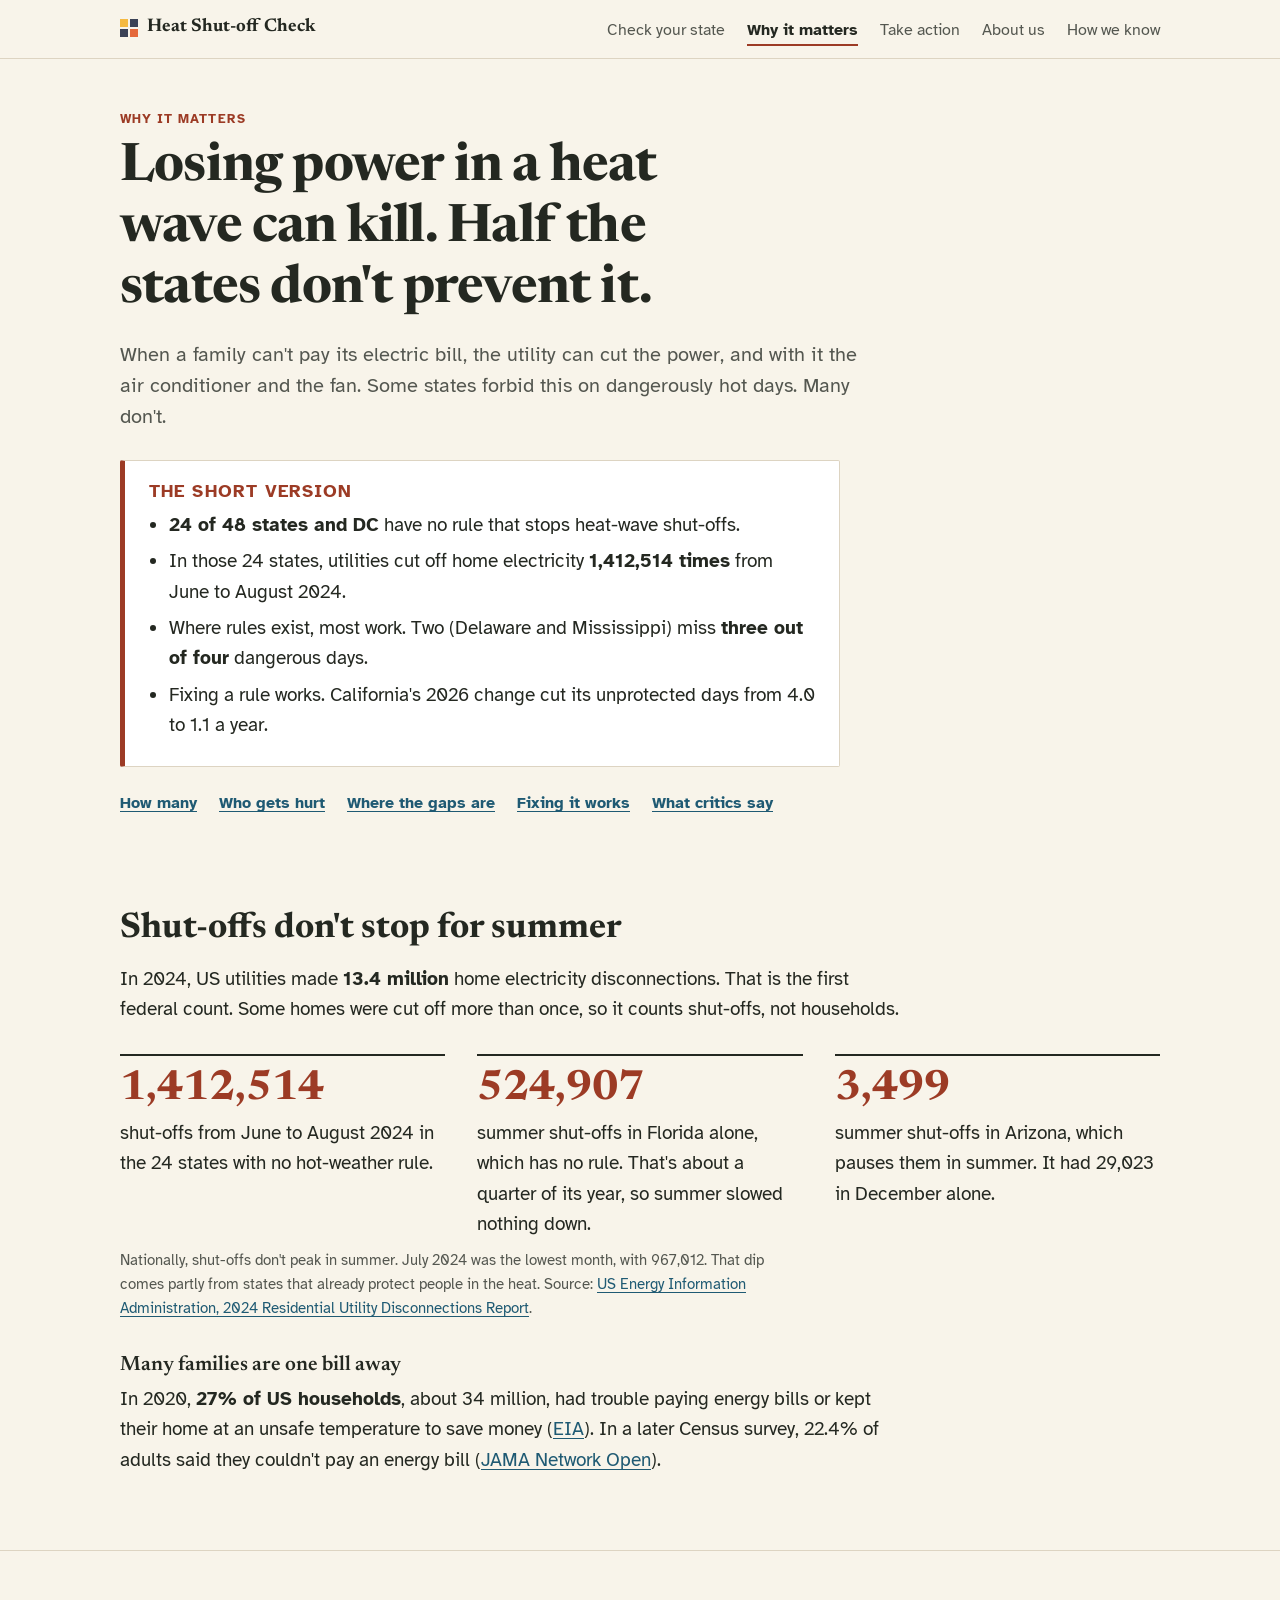
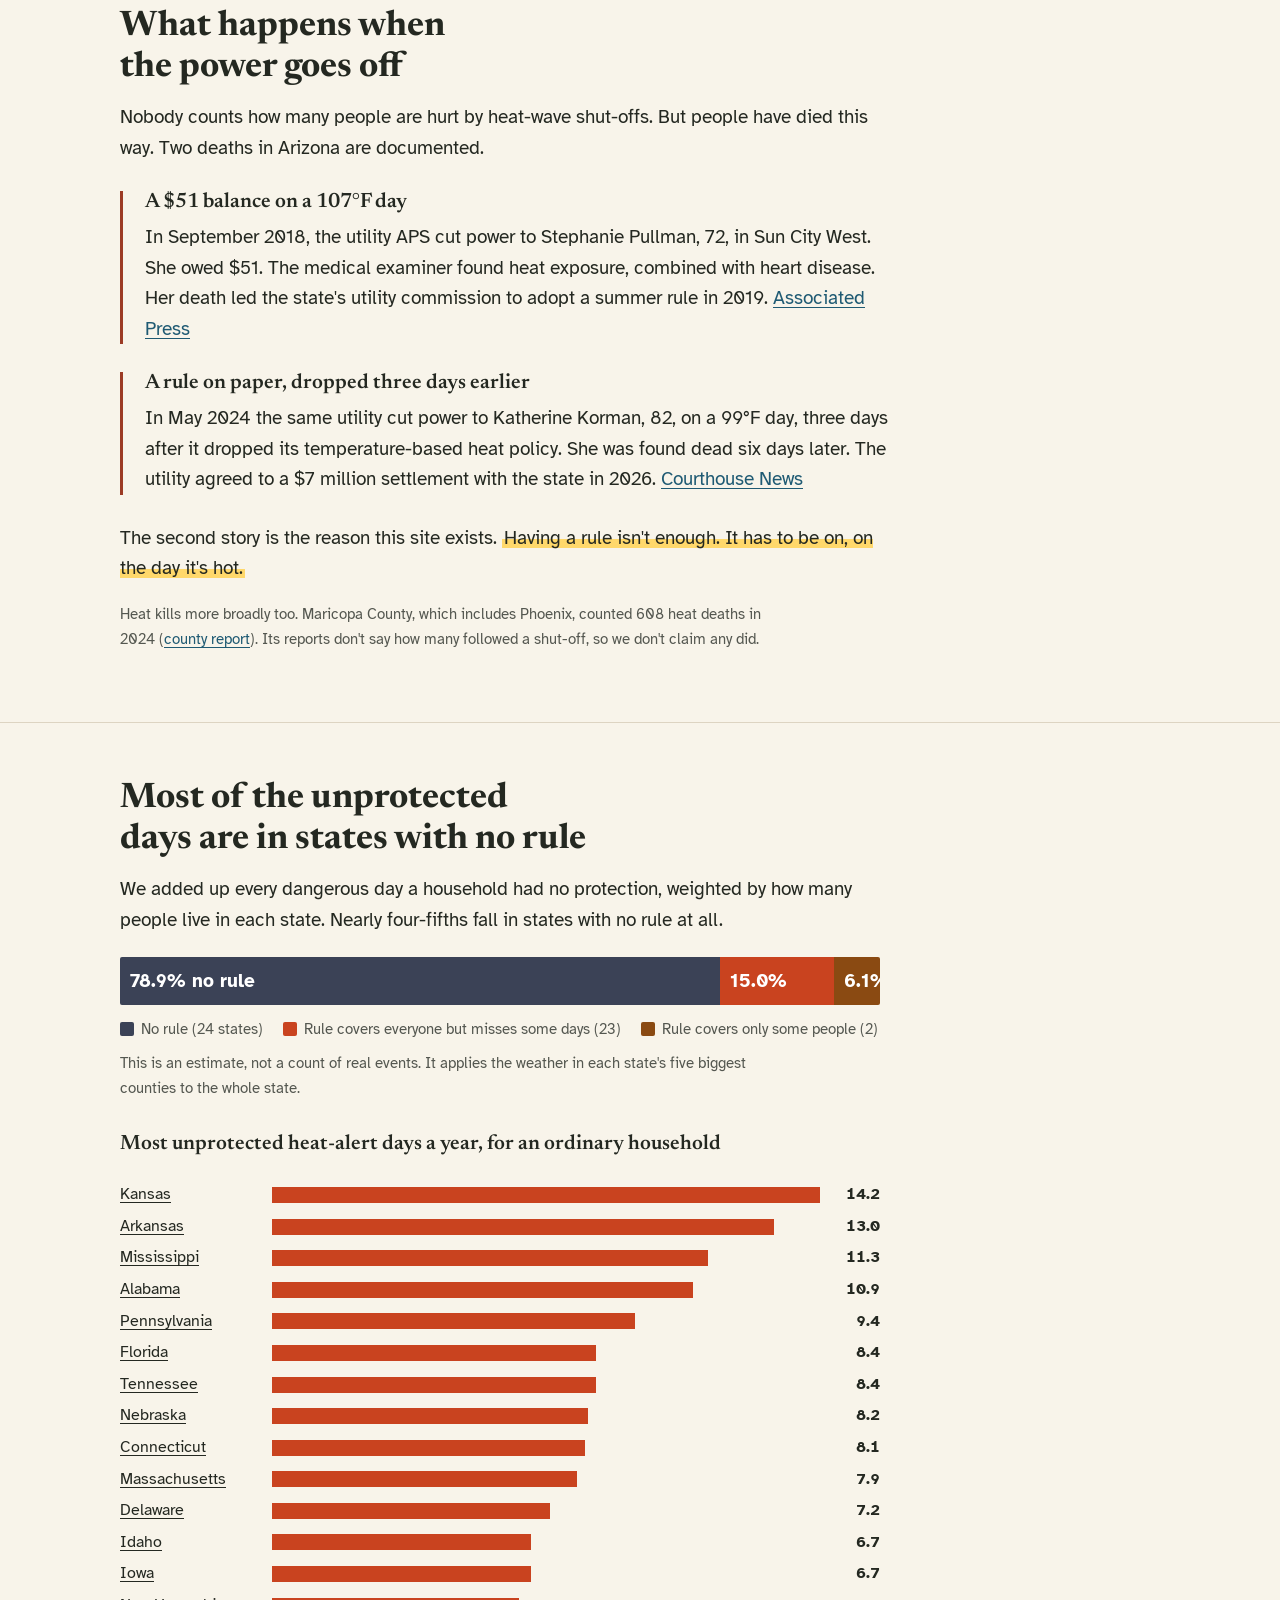
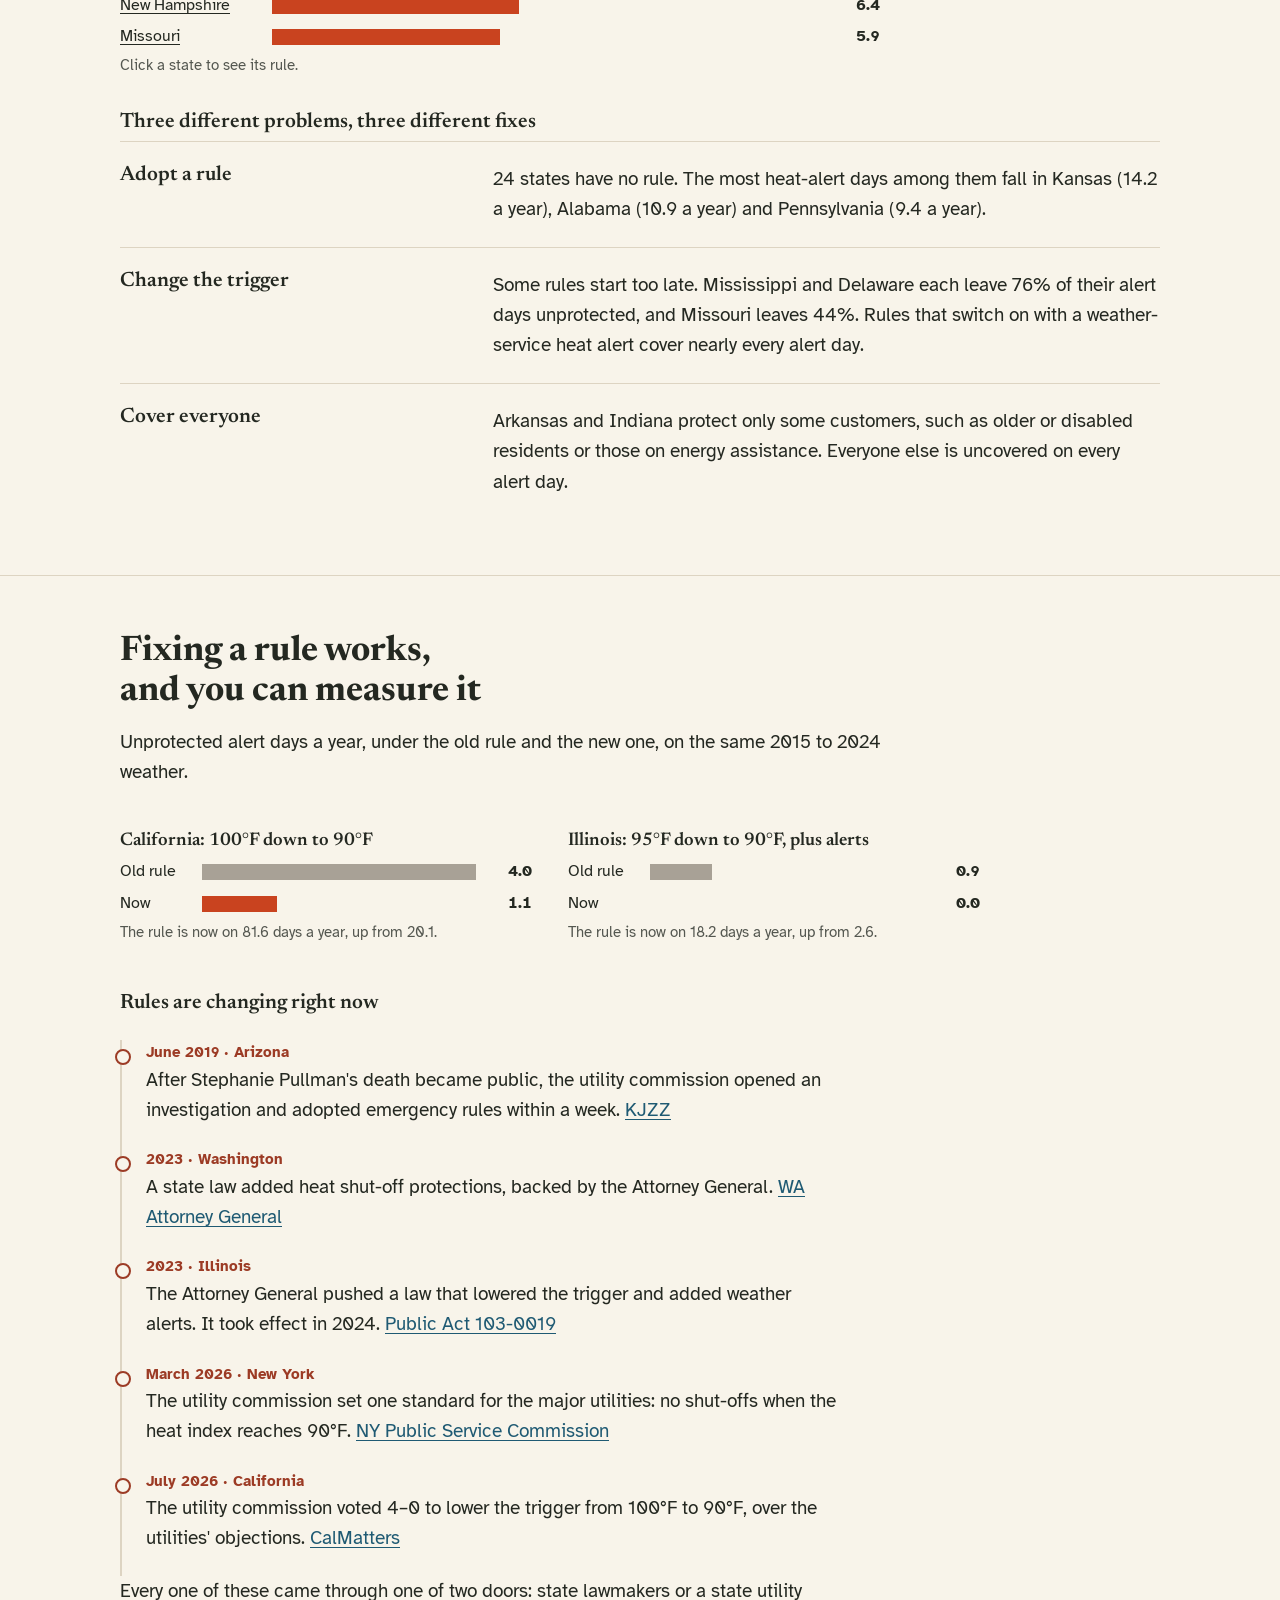
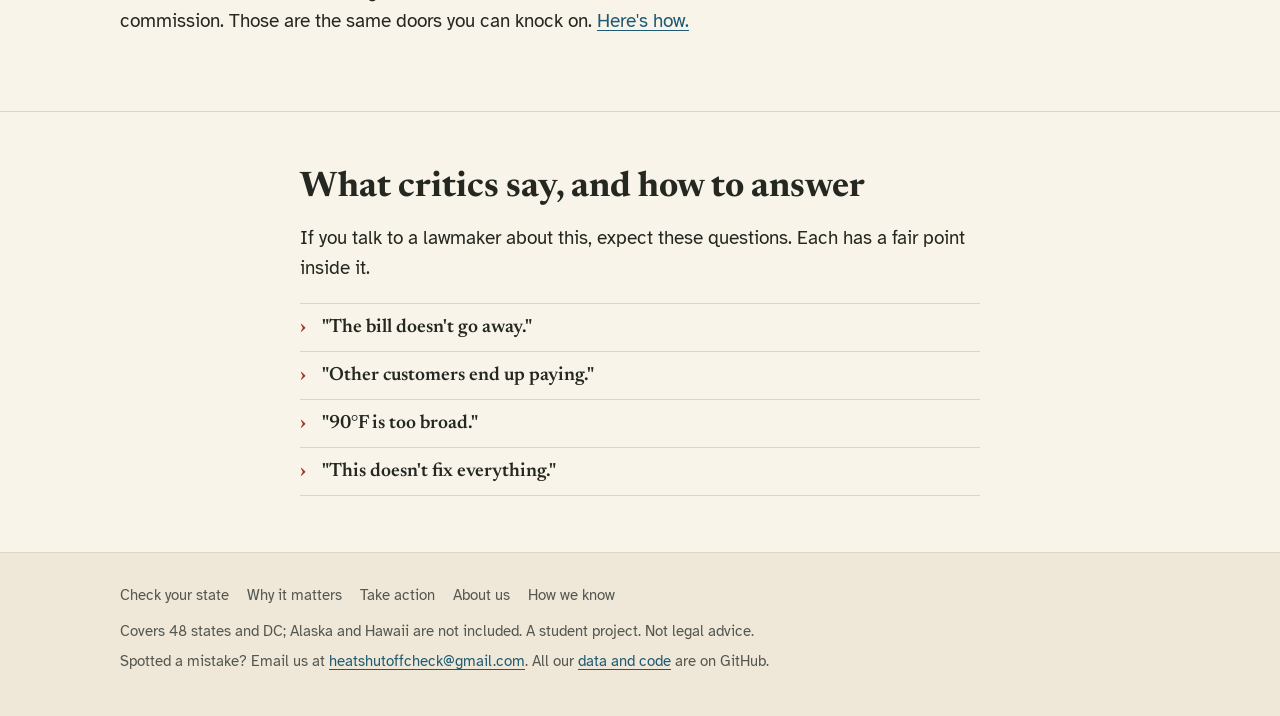
<file: site/findings.html>
<!doctype html>
<html lang="en">
<head>
<meta charset="utf-8">
<meta name="viewport" content="width=device-width, initial-scale=1">
<title>Why it matters | Heat Shut-off Check</title>
<meta name="description" content="Why power shut-offs in dangerous heat matter: how many happen, who they hurt, where state rules leave gaps, and proof that fixing a rule works.">
<meta property="og:title" content="Why it matters | Heat Shut-off Check">
<meta property="og:description" content="Why power shut-offs in dangerous heat matter: how many happen, who they hurt, where state rules leave gaps, and proof that fixing a rule works.">
<meta property="og:type" content="website">
<link rel="icon" href="data:image/svg+xml,%3Csvg xmlns='http://www.w3.org/2000/svg' viewBox='0 0 32 32'%3E%3Crect width='32' height='32' rx='4' fill='%23171B2A'/%3E%3Crect x='7' y='7' width='8' height='8' fill='%23F5B940'/%3E%3Crect x='17' y='7' width='8' height='8' fill='%233B4256'/%3E%3Crect x='7' y='17' width='8' height='8' fill='%233B4256'/%3E%3Crect x='17' y='17' width='8' height='8' fill='%23E5683A'/%3E%3C/svg%3E">
<link rel="preconnect" href="https://fonts.googleapis.com">
<link rel="preconnect" href="https://fonts.gstatic.com" crossorigin>
<link href="https://fonts.googleapis.com/css2?family=Atkinson+Hyperlegible:ital,wght@0,400;0,700;1,400&family=Newsreader:opsz,wght@6..72,400;6..72,600;6..72,700&display=swap" rel="stylesheet">
<link rel="stylesheet" href="style.css">
</head>
<body>
<a class="skip" href="#main">Skip to content</a>
<div class="bar-top"><div class="wrap">
  <a class="brand" href="index.html"><svg viewBox="0 0 18 18" aria-hidden="true"><rect width="8" height="8" fill="#F5B940"/><rect x="10" width="8" height="8" fill="#3B4256"/><rect y="10" width="8" height="8" fill="#3B4256"/><rect x="10" y="10" width="8" height="8" fill="#E5683A"/></svg>Heat Shut-off Check</a>
  <nav aria-label="Main"><ul>
    <li><a href="index.html">Check your state</a></li>
    <li><a href="findings.html" aria-current="page">Why it matters</a></li>
    <li><a href="act.html">Take action</a></li>
    <li><a href="about.html">About us</a></li>
    <li><a href="method.html">How we know</a></li>
  </ul></nav>
</div></div>

<main id="main">
<header class="page-head"><div class="wrap">
  <p class="kicker">Why it matters</p>
  <h1>Losing power in a heat wave can kill. Half the states don't prevent it.</h1>
  <p class="lede">When a family can't pay its electric bill, the utility can cut the power, and with it the air conditioner and the fan. Some states forbid this on dangerously hot days. Many don't.</p>
  <div class="short">
    <h2>The short version</h2>
    <ul>
      <li><b>24 of 48 states and DC</b> have no rule that stops heat-wave shut-offs.</li>
      <li>In those 24 states, utilities cut off home electricity <b>1,412,514 times</b> from June to August 2024.</li>
      <li>Where rules exist, most work. Two (Delaware and Mississippi) miss <b>three out of four</b> dangerous days.</li>
      <li>Fixing a rule works. California's 2026 change cut its unprotected days from 4.0 to 1.1 a year.</li>
    </ul>
  </div>
  <ul class="toc" aria-label="On this page">
    <li><a href="#scale">How many</a></li><li><a href="#harm">Who gets hurt</a></li><li><a href="#gaps">Where the gaps are</a></li><li><a href="#fixes">Fixing it works</a></li><li><a href="#pushback">What critics say</a></li>
  </ul>
</div></header>

  <section id="scale">
    <div class="wrap">
      <h2>Shut-offs don't stop for summer</h2>
      <p>In 2024, US utilities made <b>13.4 million</b> home electricity disconnections. That is the first federal count. Some homes were cut off more than once, so it counts shut-offs, not households.</p>
      <ul class="facts">
        <li><b>1,412,514</b>shut-offs from June to August 2024 in the 24 states with no hot-weather rule.</li>
        <li><b>524,907</b>summer shut-offs in Florida alone, which has no rule. That's about a quarter of its year, so summer slowed nothing down.</li>
        <li><b>3,499</b>summer shut-offs in Arizona, which pauses them in summer. It had 29,023 in December alone.</li>
      </ul>
      <p class="note">Nationally, shut-offs don't peak in summer. July 2024 was the lowest month, with 967,012. That dip comes partly from states that already protect people in the heat. Source: <a href="https://www.eia.gov/analysis/requests/residential/utility/" rel="noopener">US Energy Information Administration, 2024 Residential Utility Disconnections Report</a>.</p>
      <h3>Many families are one bill away</h3>
      <p>In 2020, <b>27% of US households</b>, about 34 million, had trouble paying energy bills or kept their home at an unsafe temperature to save money (<a href="https://www.eia.gov/todayinenergy/detail.php?id=51979" rel="noopener">EIA</a>). In a later Census survey, 22.4% of adults said they couldn't pay an energy bill (<a href="https://pmc.ncbi.nlm.nih.gov/articles/PMC12559964/" rel="noopener">JAMA Network Open</a>).</p>
    </div>
  </section>

  <section id="harm">
    <div class="wrap">
      <h2>What happens when the power goes off</h2>
      <p>Nobody counts how many people are hurt by heat-wave shut-offs. But people have died this way. Two deaths in Arizona are documented.</p>
      <div class="story">
        <h3>A $51 balance on a 107°F day</h3>
        <p>In September 2018, the utility APS cut power to Stephanie Pullman, 72, in Sun City West. She owed $51. The medical examiner found heat exposure, combined with heart disease. Her death led the state's utility commission to adopt a summer rule in 2019. <a href="https://apnews.com/article/arizona-heat-death-legacy-3fce53af423293d9fb15d7889dee9e13" rel="noopener">Associated Press</a></p>
      </div>
      <div class="story">
        <h3>A rule on paper, dropped three days earlier</h3>
        <p>In May 2024 the same utility cut power to Katherine Korman, 82, on a 99°F day, three days after it dropped its temperature-based heat policy. She was found dead six days later. The utility agreed to a $7 million settlement with the state in 2026. <a href="https://courthousenews.com/settlement-bars-arizona-utility-from-extreme-heat-disconnections/" rel="noopener">Courthouse News</a></p>
      </div>
      <p>The second story is the reason this site exists. <span class="mark">Having a rule isn't enough. It has to be on, on the day it's hot.</span></p>
      <p class="note">Heat kills more broadly too. Maricopa County, which includes Phoenix, counted 608 heat deaths in 2024 (<a href="https://www.maricopa.gov/ArchiveCenter/ViewFile/Item/5934" rel="noopener">county report</a>). Its reports don't say how many followed a shut-off, so we don't claim any did.</p>
    </div>
  </section>

  <section id="gaps">
    <div class="wrap">
      <h2>Most of the unprotected days are in states with no rule</h2>
      <p>We added up every dangerous day a household had no protection, weighted by how many people live in each state. Nearly four-fifths fall in states with no rule at all.</p>
      <div class="share" role="img" aria-label="Share of unprotected heat-alert days, weighted by population: no rule 78.9 percent, rule misses some alert days 15.0 percent, rule covers only some customers 6.1 percent.">
        <div style="width:78.9%;background:#3B4256">78.9% no rule</div>
        <div style="width:15%;background:#C9431F">15.0%</div>
        <div style="width:6.1%;background:#8A4A12">6.1%</div>
      </div>
      <ul class="ckey">
        <li><i style="background:#3B4256"></i>No rule (24 states)</li>
        <li><i style="background:#C9431F"></i>Rule covers everyone but misses some days (23)</li>
        <li><i style="background:#8A4A12"></i>Rule covers only some people (2)</li>
      </ul>
      <p class="note">This is an estimate, not a count of real events. It applies the weather in each state's five biggest counties to the whole state.</p>

      <h3>Most unprotected heat-alert days a year, for an ordinary household</h3>
      <div class="chart" id="rank"></div>
      <p class="note">Click a state to see its rule.</p>

      <h3>Three different problems, three different fixes</h3>
      <div class="fix"><h3>Adopt a rule</h3><p id="fix-none"></p></div>
      <div class="fix"><h3>Change the trigger</h3><p>Some rules start too late. Mississippi and Delaware each leave 76% of their alert days unprotected, and Missouri leaves 44%. Rules that switch on with a weather-service heat alert cover nearly every alert day.</p></div>
      <div class="fix"><h3>Cover everyone</h3><p id="fix-subset"></p></div>
    </div>
  </section>

  <section id="fixes">
    <div class="wrap">
      <h2>Fixing a rule works, and you can measure it</h2>
      <p>Unprotected alert days a year, under the old rule and the new one, on the same 2015 to 2024 weather.</p>
      <div class="pair">
        <div class="chart"><h3>California: 100°F down to 90°F</h3>
          <div class="row"><span>Old rule</span><div class="track" style="--w:100%;width:var(--w)"><i class="old" style="width:100%"></i></div><span class="val">4.0</span></div>
          <div class="row"><span>Now</span><div class="track" style="--w:27.5%;width:var(--w)"><i class="o" style="width:100%"></i></div><span class="val">1.1</span></div>
          <p class="note">The rule is now on 81.6 days a year, up from 20.1.</p></div>
        <div class="chart"><h3>Illinois: 95°F down to 90°F, plus alerts</h3>
          <div class="row"><span>Old rule</span><div class="track" style="--w:22.5%;width:var(--w)"><i class="old" style="width:100%"></i></div><span class="val">0.9</span></div>
          <div class="row"><span>Now</span><div class="track" style="--w:0%;width:var(--w)"></div><span class="val">0.0</span></div>
          <p class="note">The rule is now on 18.2 days a year, up from 2.6.</p></div>
      </div>

      <h3>Rules are changing right now</h3>
      <ol class="timeline">
        <li><time>June 2019 · Arizona</time>After Stephanie Pullman's death became public, the utility commission opened an investigation and adopted emergency rules within a week. <a href="https://www.kjzz.org/2019-06-21/content-1018581-stacey-champion-arizona-corporation-commission-slow-act-after-heat-related-death" rel="noopener">KJZZ</a></li>
        <li><time>2023 · Washington</time>A state law added heat shut-off protections, backed by the Attorney General. <a href="https://www.atg.wa.gov/news/news-releases/ag-ferguson-rep-mena-bill-protecting-washingtonians-utility-shutoffs-during-0" rel="noopener">WA Attorney General</a></li>
        <li><time>2023 · Illinois</time>The Attorney General pushed a law that lowered the trigger and added weather alerts. It took effect in 2024. <a href="https://www.ilga.gov/Legislation/publicacts/view/103-0019" rel="noopener">Public Act 103-0019</a></li>
        <li><time>March 2026 · New York</time>The utility commission set one standard for the major utilities: no shut-offs when the heat index reaches 90°F. <a href="https://dps.ny.gov/node/28806" rel="noopener">NY Public Service Commission</a></li>
        <li><time>July 2026 · California</time>The utility commission voted 4–0 to lower the trigger from 100°F to 90°F, over the utilities' objections. <a href="https://calmatters.org/environment/2026/07/california-utility-heat-shutoff-rules-cpuc/" rel="noopener">CalMatters</a></li>
      </ol>
      <p>Every one of these came through one of two doors: state lawmakers or a state utility commission. Those are the same doors you can knock on. <a href="act.html">Here's how.</a></p>
    </div>
  </section>

  <section id="pushback">
    <div class="wrap narrow">
      <h2>What critics say, and how to answer</h2>
      <p>If you talk to a lawmaker about this, expect these questions. Each has a fair point inside it.</p>
      <details><summary>"The bill doesn't go away."</summary>
        <p>True. A pause delays a shut-off; it doesn't cancel the debt. Arizona's commission says charges keep adding up during its summer pause (<a href="https://azcc.gov/news/home/2024/06/03/acc-reminds-ratepayers-of-utility-disconnection-ban-during-extreme-heat" rel="noopener">ACC</a>). That's why groups like RMI say pauses should come with help paying the bill (<a href="https://rmi.org/resources/summer-disconnections-make-the-living-less-easy/" rel="noopener">RMI</a>). The answer: a pause keeps people alive through the dangerous days, and bill help keeps them out of the cycle.</p>
      </details>
      <details><summary>"Other customers end up paying."</summary>
        <p>Partly true. Regulators can spread unpaid bills across everyone's rates, and state regulators said the broad COVID-era pauses left big unpaid balances (Congressional Research Service, report R47417). The answer: a heat rule is narrow. In 22 of the 25 states with a rule, it is on fewer than 40 days a year. In the middle state, it's 13.4 days.</p>
      </details>
      <details><summary>"90°F is too broad."</summary>
        <p>California's utilities argued this in 2026 and lost. Our numbers show why: the old 100°F rule left 4.0 dangerous days a year unprotected; at 90°F it's 1.1.</p>
      </details>
      <details><summary>"This doesn't fix everything."</summary>
        <p>Correct. Air conditioners break, and many rules don't reach city-owned utilities or co-ops. A shut-off rule closes one way people end up without cooling. It's one proven step, not the whole answer.</p>
      </details>
    </div>
  </section>
</main>
<footer><div class="wrap">
  <nav aria-label="Footer"><ul>
    <li><a href="index.html">Check your state</a></li><li><a href="findings.html">Why it matters</a></li><li><a href="act.html">Take action</a></li><li><a href="about.html">About us</a></li><li><a href="method.html">How we know</a></li>
  </ul></nav>
  <p>Covers 48 states and DC; Alaska and Hawaii are not included. A student project. Not legal advice.</p>
  <p>Spotted a mistake? Email us at <a href="mailto:heatshutoffcheck@gmail.com">heatshutoffcheck@gmail.com</a>. All our <a href="https://github.com/TommyWang469/un-final-idea" rel="noopener">data and code</a> are on GitHub.</p>
</div></footer>
<script>document.documentElement.classList.add("js")</script>
<script src="data.js"></script>
<script src="app.js"></script>
</body>
</html>
</file>
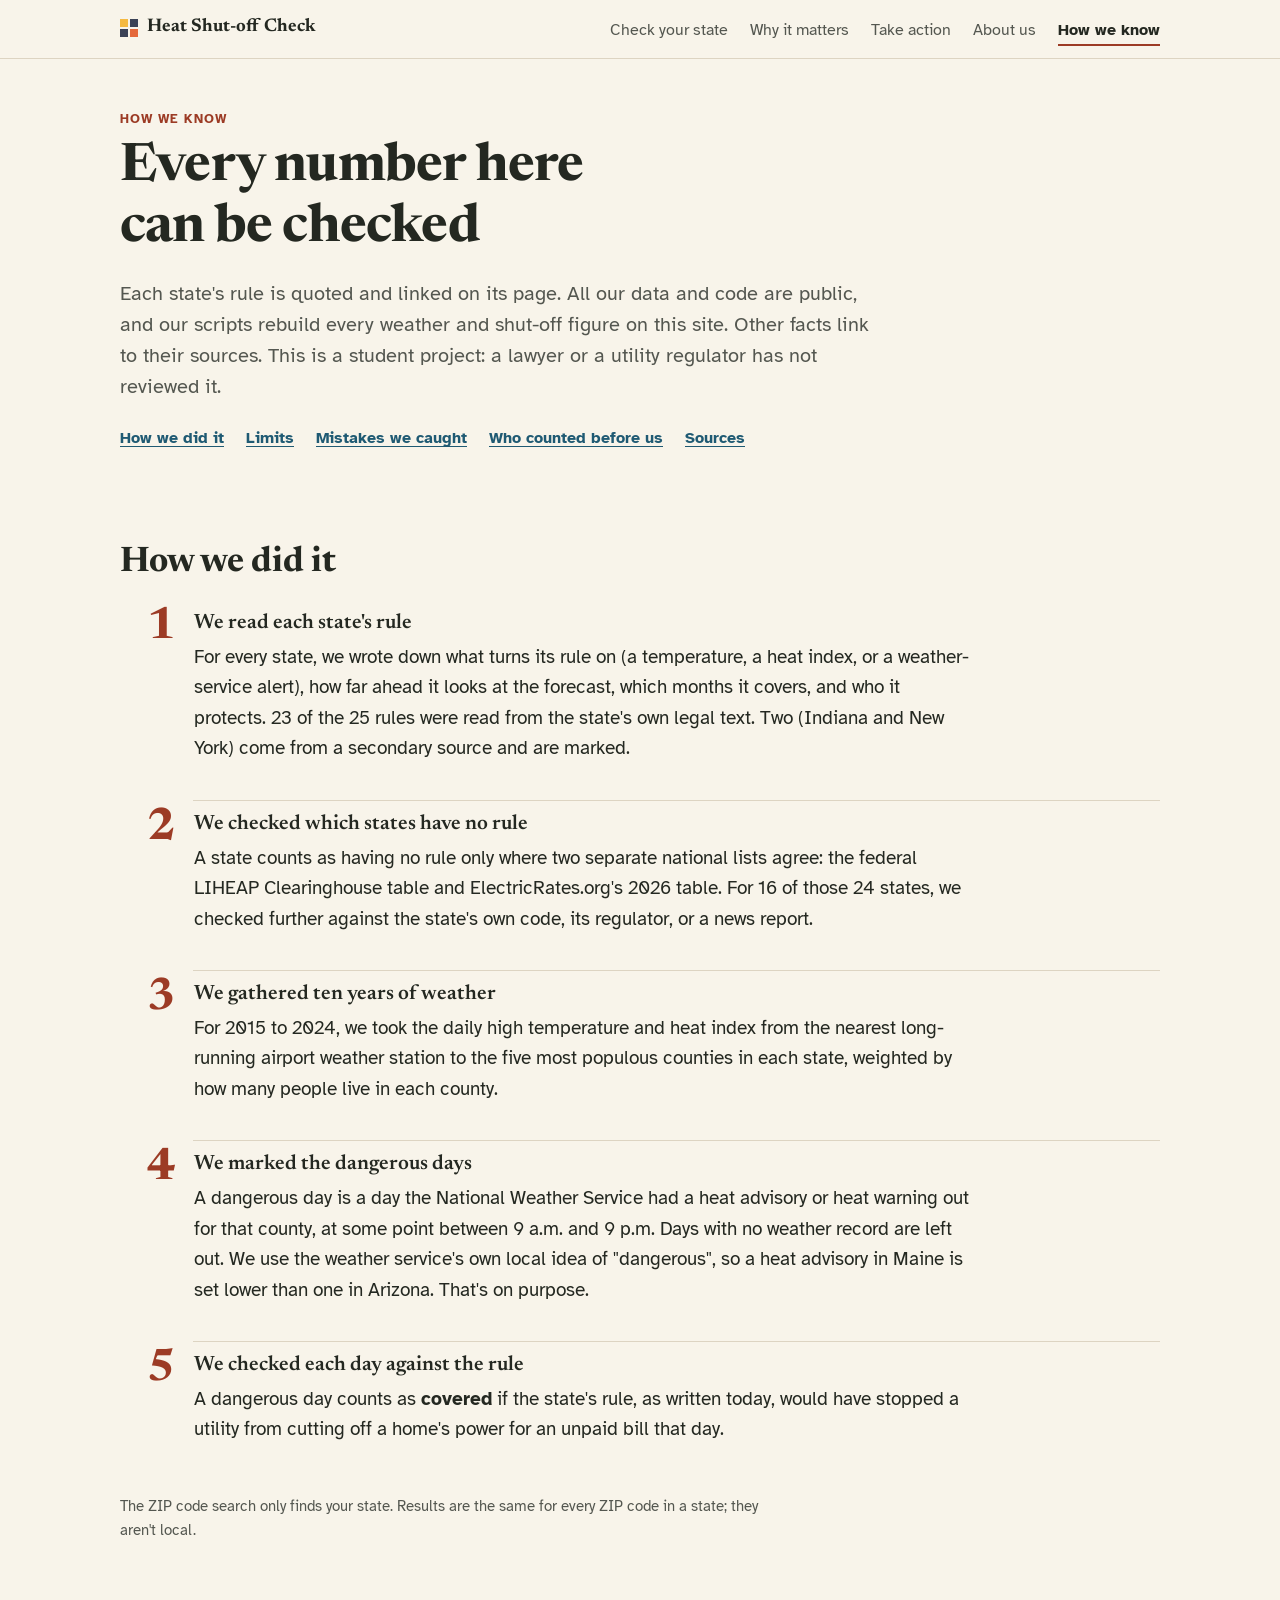
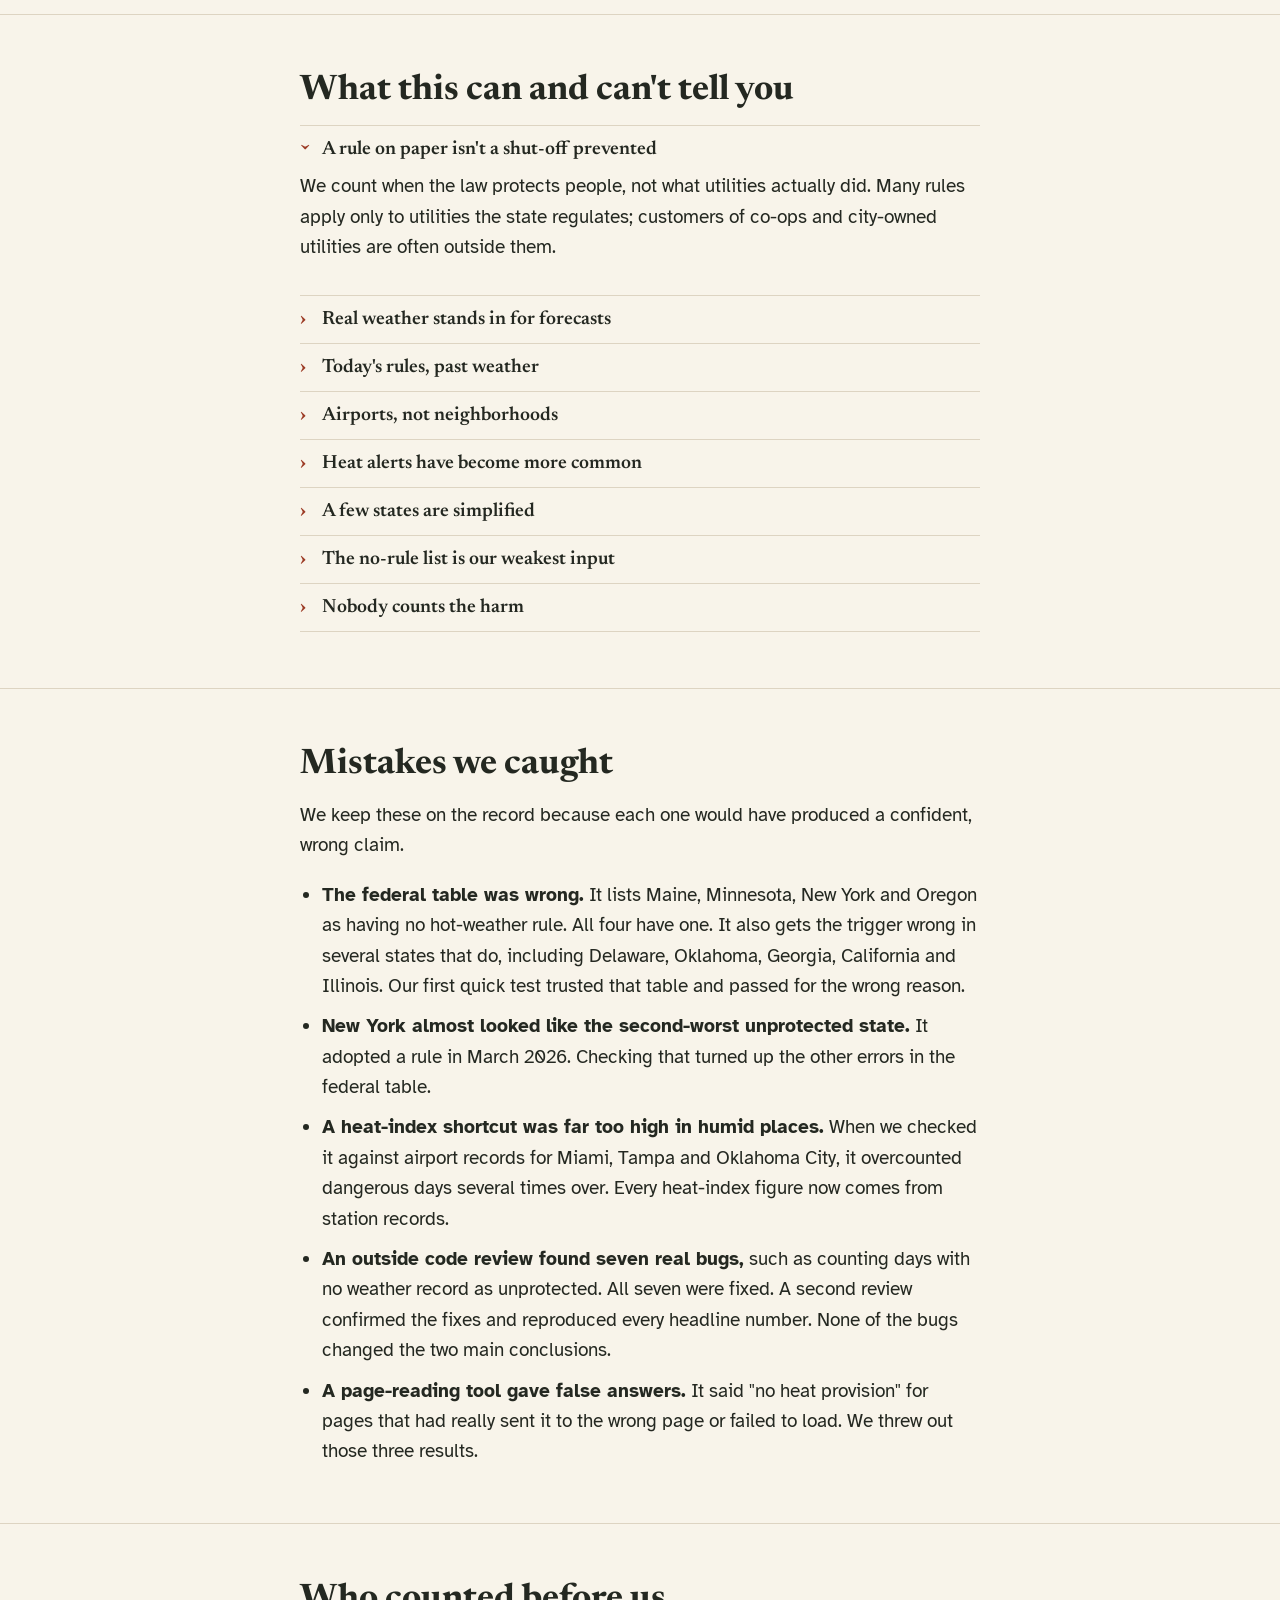
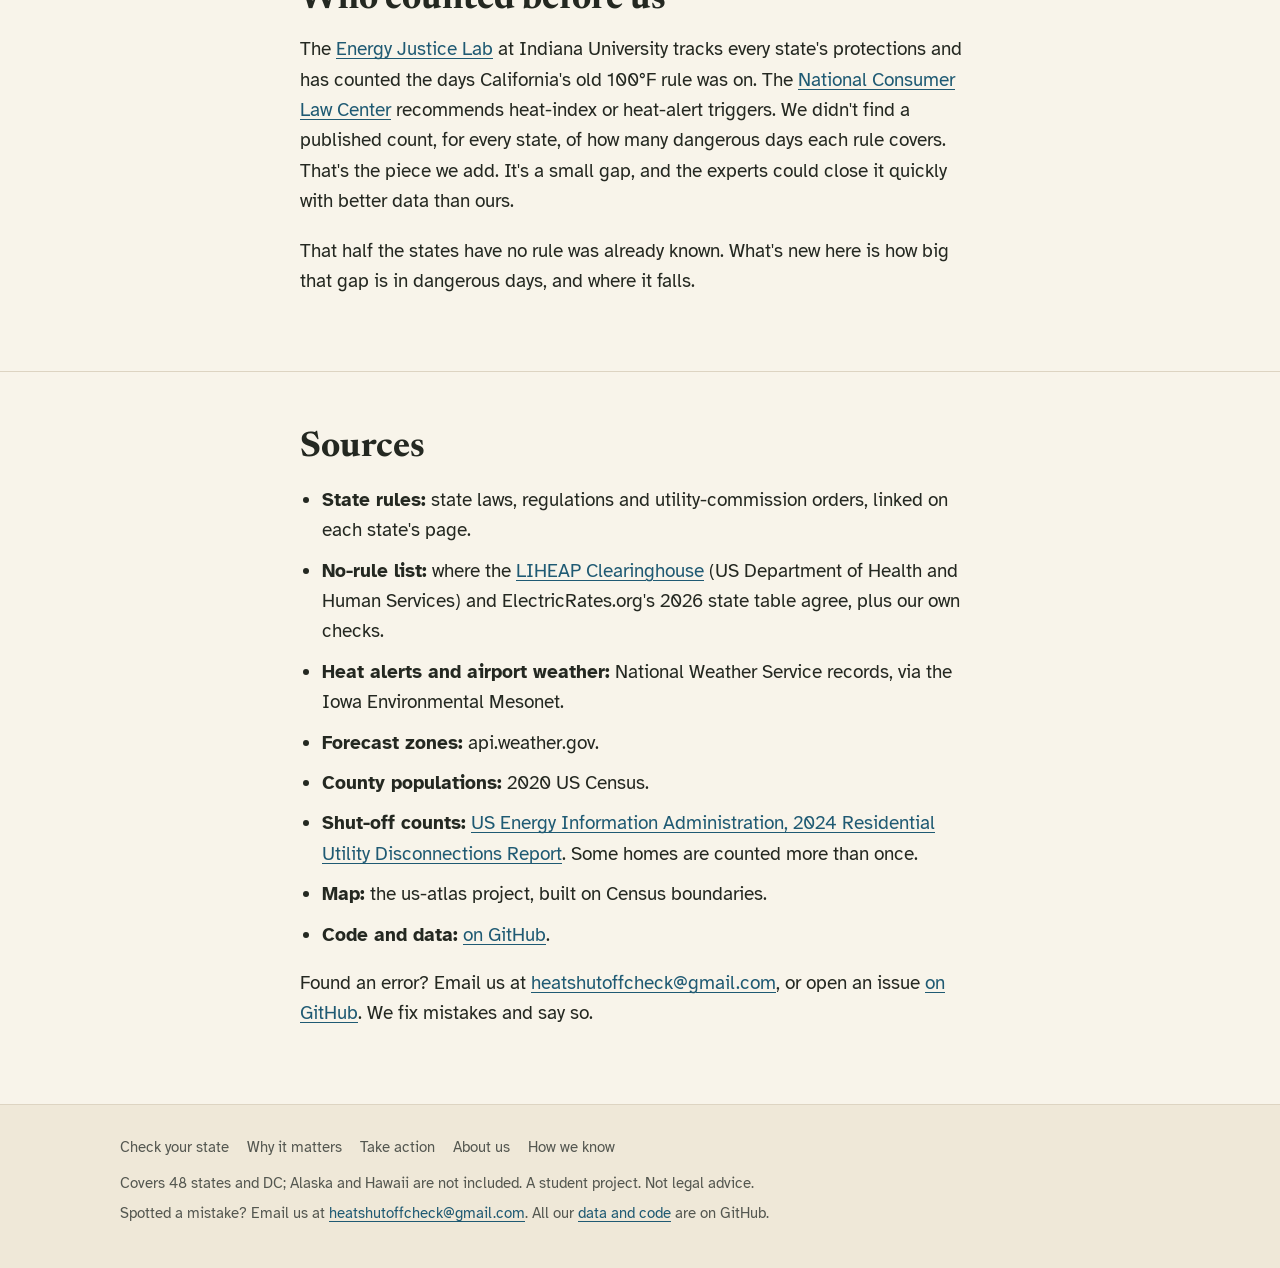
<file: site/method.html>
<!doctype html>
<html lang="en">
<head>
<meta charset="utf-8">
<meta name="viewport" content="width=device-width, initial-scale=1">
<title>How we know | Heat Shut-off Check</title>
<meta name="description" content="How Heat Shut-off Check was built: where the rules and weather data come from, what we count, the limits, the mistakes we caught, and every source.">
<meta property="og:title" content="How we know | Heat Shut-off Check">
<meta property="og:description" content="How Heat Shut-off Check was built: where the rules and weather data come from, what we count, the limits, the mistakes we caught, and every source.">
<meta property="og:type" content="website">
<link rel="icon" href="data:image/svg+xml,%3Csvg xmlns='http://www.w3.org/2000/svg' viewBox='0 0 32 32'%3E%3Crect width='32' height='32' rx='4' fill='%23171B2A'/%3E%3Crect x='7' y='7' width='8' height='8' fill='%23F5B940'/%3E%3Crect x='17' y='7' width='8' height='8' fill='%233B4256'/%3E%3Crect x='7' y='17' width='8' height='8' fill='%233B4256'/%3E%3Crect x='17' y='17' width='8' height='8' fill='%23E5683A'/%3E%3C/svg%3E">
<link rel="preconnect" href="https://fonts.googleapis.com">
<link rel="preconnect" href="https://fonts.gstatic.com" crossorigin>
<link href="https://fonts.googleapis.com/css2?family=Atkinson+Hyperlegible:ital,wght@0,400;0,700;1,400&family=Newsreader:opsz,wght@6..72,400;6..72,600;6..72,700&display=swap" rel="stylesheet">
<link rel="stylesheet" href="style.css">
</head>
<body>
<a class="skip" href="#main">Skip to content</a>
<div class="bar-top"><div class="wrap">
  <a class="brand" href="index.html"><svg viewBox="0 0 18 18" aria-hidden="true"><rect width="8" height="8" fill="#F5B940"/><rect x="10" width="8" height="8" fill="#3B4256"/><rect y="10" width="8" height="8" fill="#3B4256"/><rect x="10" y="10" width="8" height="8" fill="#E5683A"/></svg>Heat Shut-off Check</a>
  <nav aria-label="Main"><ul>
    <li><a href="index.html">Check your state</a></li>
    <li><a href="findings.html">Why it matters</a></li>
    <li><a href="act.html">Take action</a></li>
    <li><a href="about.html">About us</a></li>
    <li><a href="method.html" aria-current="page">How we know</a></li>
  </ul></nav>
</div></div>

<main id="main">
<header class="page-head"><div class="wrap">
  <p class="kicker">How we know</p>
  <h1>Every number here can be checked</h1>
  <p class="lede">Each state's rule is quoted and linked on its page. All our data and code are public, and our scripts rebuild every weather and shut-off figure on this site. Other facts link to their sources. This is a student project: a lawyer or a utility regulator has not reviewed it.</p>
  <ul class="toc" aria-label="On this page">
    <li><a href="#how">How we did it</a></li><li><a href="#limits">Limits</a></li><li><a href="#mistakes">Mistakes we caught</a></li><li><a href="#before">Who counted before us</a></li><li><a href="#sources">Sources</a></li>
  </ul>
</div></header>

<section id="how">
  <div class="wrap">
    <h2>How we did it</h2>
    <ol class="steps">
      <li><h3>We read each state's rule</h3><p>For every state, we wrote down what turns its rule on (a temperature, a heat index, or a weather-service alert), how far ahead it looks at the forecast, which months it covers, and who it protects. 23 of the 25 rules were read from the state's own legal text. Two (Indiana and New York) come from a secondary source and are marked.</p></li>
      <li><h3>We checked which states have no rule</h3><p>A state counts as having no rule only where two separate national lists agree: the federal LIHEAP Clearinghouse table and ElectricRates.org's 2026 table. For 16 of those 24 states, we checked further against the state's own code, its regulator, or a news report.</p></li>
      <li><h3>We gathered ten years of weather</h3><p>For 2015 to 2024, we took the daily high temperature and heat index from the nearest long-running airport weather station to the five most populous counties in each state, weighted by how many people live in each county.</p></li>
      <li><h3>We marked the dangerous days</h3><p>A dangerous day is a day the National Weather Service had a heat advisory or heat warning out for that county, at some point between 9 a.m. and 9 p.m. Days with no weather record are left out. We use the weather service's own local idea of "dangerous", so a heat advisory in Maine is set lower than one in Arizona. That's on purpose.</p></li>
      <li><h3>We checked each day against the rule</h3><p>A dangerous day counts as <b>covered</b> if the state's rule, as written today, would have stopped a utility from cutting off a home's power for an unpaid bill that day.</p></li>
    </ol>
    <p class="note">The ZIP code search only finds your state. Results are the same for every ZIP code in a state; they aren't local.</p>
  </div>
</section>

<section id="limits">
  <div class="wrap narrow">
    <h2>What this can and can't tell you</h2>
    <details open><summary>A rule on paper isn't a shut-off prevented</summary><p>We count when the law protects people, not what utilities actually did. Many rules apply only to utilities the state regulates; customers of co-ops and city-owned utilities are often outside them.</p></details>
    <details><summary>Real weather stands in for forecasts</summary><p>Most rules act on a forecast, and forecasts can miss in either direction.</p></details>
    <details><summary>Today's rules, past weather</summary><p>Several rules changed between 2023 and 2026. We apply today's rule to 2015 to 2024 weather. The shut-off counts are from 2024, before some rules existed.</p></details>
    <details><summary>Airports, not neighborhoods</summary><p>Readings come from the nearest long-running airport station, never more than 40 miles from a county's center. We use five counties per state, so rural areas and hot city blocks are under-represented.</p></details>
    <details><summary>Heat alerts have become more common</summary><p>The weather service issued about four times as many heat alerts for these areas in 2024 as in 2015. Some of that is hotter weather; some is the service lowering its bar in places. So a ten-year average understates how often alerts come today.</p></details>
    <details><summary>A few states are simplified</summary>
      <ul>
        <li><b>Texas</b> is undercounted. Its rule turns on with an alert anywhere in a utility's area; we check only the customer's own area.</li>
        <li><b>Arizona</b> is scored on its 95°F option. A utility may instead choose a June 1 to October 15 pause, which protects more days.</li>
        <li><b>Oregon's</b> rule also looks 24 hours ahead. We don't model that yet, so its days may be slightly low.</li>
      </ul>
    </details>
    <details><summary>The no-rule list is our weakest input</summary><p>Eight of the 24 no-rule states rest on the two national lists alone: Michigan, Montana, New Hampshire, North Dakota, South Carolina, South Dakota, Vermont and Wyoming. The 16 we checked further hold 92% of the no-rule group's exposure.</p></details>
    <details><summary>Nobody counts the harm</summary><p>There is no national count of injuries or deaths from heat-wave shut-offs. We never say "shut-offs kill this many people a year", because no one knows.</p></details>
  </div>
</section>

<section id="mistakes">
  <div class="wrap narrow">
    <h2>Mistakes we caught</h2>
    <p>We keep these on the record because each one would have produced a confident, wrong claim.</p>
    <ul class="plain">
      <li><b>The federal table was wrong.</b> It lists Maine, Minnesota, New York and Oregon as having no hot-weather rule. All four have one. It also gets the trigger wrong in several states that do, including Delaware, Oklahoma, Georgia, California and Illinois. Our first quick test trusted that table and passed for the wrong reason.</li>
      <li><b>New York almost looked like the second-worst unprotected state.</b> It adopted a rule in March 2026. Checking that turned up the other errors in the federal table.</li>
      <li><b>A heat-index shortcut was far too high in humid places.</b> When we checked it against airport records for Miami, Tampa and Oklahoma City, it overcounted dangerous days several times over. Every heat-index figure now comes from station records.</li>
      <li><b>An outside code review found seven real bugs,</b> such as counting days with no weather record as unprotected. All seven were fixed. A second review confirmed the fixes and reproduced every headline number. None of the bugs changed the two main conclusions.</li>
      <li><b>A page-reading tool gave false answers.</b> It said "no heat provision" for pages that had really sent it to the wrong page or failed to load. We threw out those three results.</li>
    </ul>
  </div>
</section>

<section id="before">
  <div class="wrap narrow">
    <h2>Who counted before us</h2>
    <p>The <a href="https://utilitydisconnections.org/" rel="noopener">Energy Justice Lab</a> at Indiana University tracks every state's protections and has counted the days California's old 100°F rule was on. The <a href="https://www.nclc.org/" rel="noopener">National Consumer Law Center</a> recommends heat-index or heat-alert triggers. We didn't find a published count, for every state, of how many dangerous days each rule covers. That's the piece we add. It's a small gap, and the experts could close it quickly with better data than ours.</p>
    <p>That half the states have no rule was already known. What's new here is how big that gap is in dangerous days, and where it falls.</p>
  </div>
</section>

<section id="sources">
  <div class="wrap narrow">
    <h2>Sources</h2>
    <ul class="plain">
      <li><b>State rules:</b> state laws, regulations and utility-commission orders, linked on each state's page.</li>
      <li><b>No-rule list:</b> where the <a href="https://liheapch.acf.gov/" rel="noopener">LIHEAP Clearinghouse</a> (US Department of Health and Human Services) and ElectricRates.org's 2026 state table agree, plus our own checks.</li>
      <li><b>Heat alerts and airport weather:</b> National Weather Service records, via the Iowa Environmental Mesonet.</li>
      <li><b>Forecast zones:</b> api.weather.gov.</li>
      <li><b>County populations:</b> 2020 US Census.</li>
      <li><b>Shut-off counts:</b> <a href="https://www.eia.gov/analysis/requests/residential/utility/" rel="noopener">US Energy Information Administration, 2024 Residential Utility Disconnections Report</a>. Some homes are counted more than once.</li>
      <li><b>Map:</b> the us-atlas project, built on Census boundaries.</li>
      <li><b>Code and data:</b> <a href="https://github.com/TommyWang469/un-final-idea" rel="noopener">on GitHub</a>.</li>
    </ul>
    <p>Found an error? Email us at <a href="mailto:heatshutoffcheck@gmail.com">heatshutoffcheck@gmail.com</a>, or open an issue <a href="https://github.com/TommyWang469/un-final-idea/issues" rel="noopener">on GitHub</a>. We fix mistakes and say so.</p>
  </div>
</section>
</main>
<footer><div class="wrap">
  <nav aria-label="Footer"><ul>
    <li><a href="index.html">Check your state</a></li><li><a href="findings.html">Why it matters</a></li><li><a href="act.html">Take action</a></li><li><a href="about.html">About us</a></li><li><a href="method.html">How we know</a></li>
  </ul></nav>
  <p>Covers 48 states and DC; Alaska and Hawaii are not included. A student project. Not legal advice.</p>
  <p>Spotted a mistake? Email us at <a href="mailto:heatshutoffcheck@gmail.com">heatshutoffcheck@gmail.com</a>. All our <a href="https://github.com/TommyWang469/un-final-idea" rel="noopener">data and code</a> are on GitHub.</p>
</div></footer>
</body>
</html>
</file>
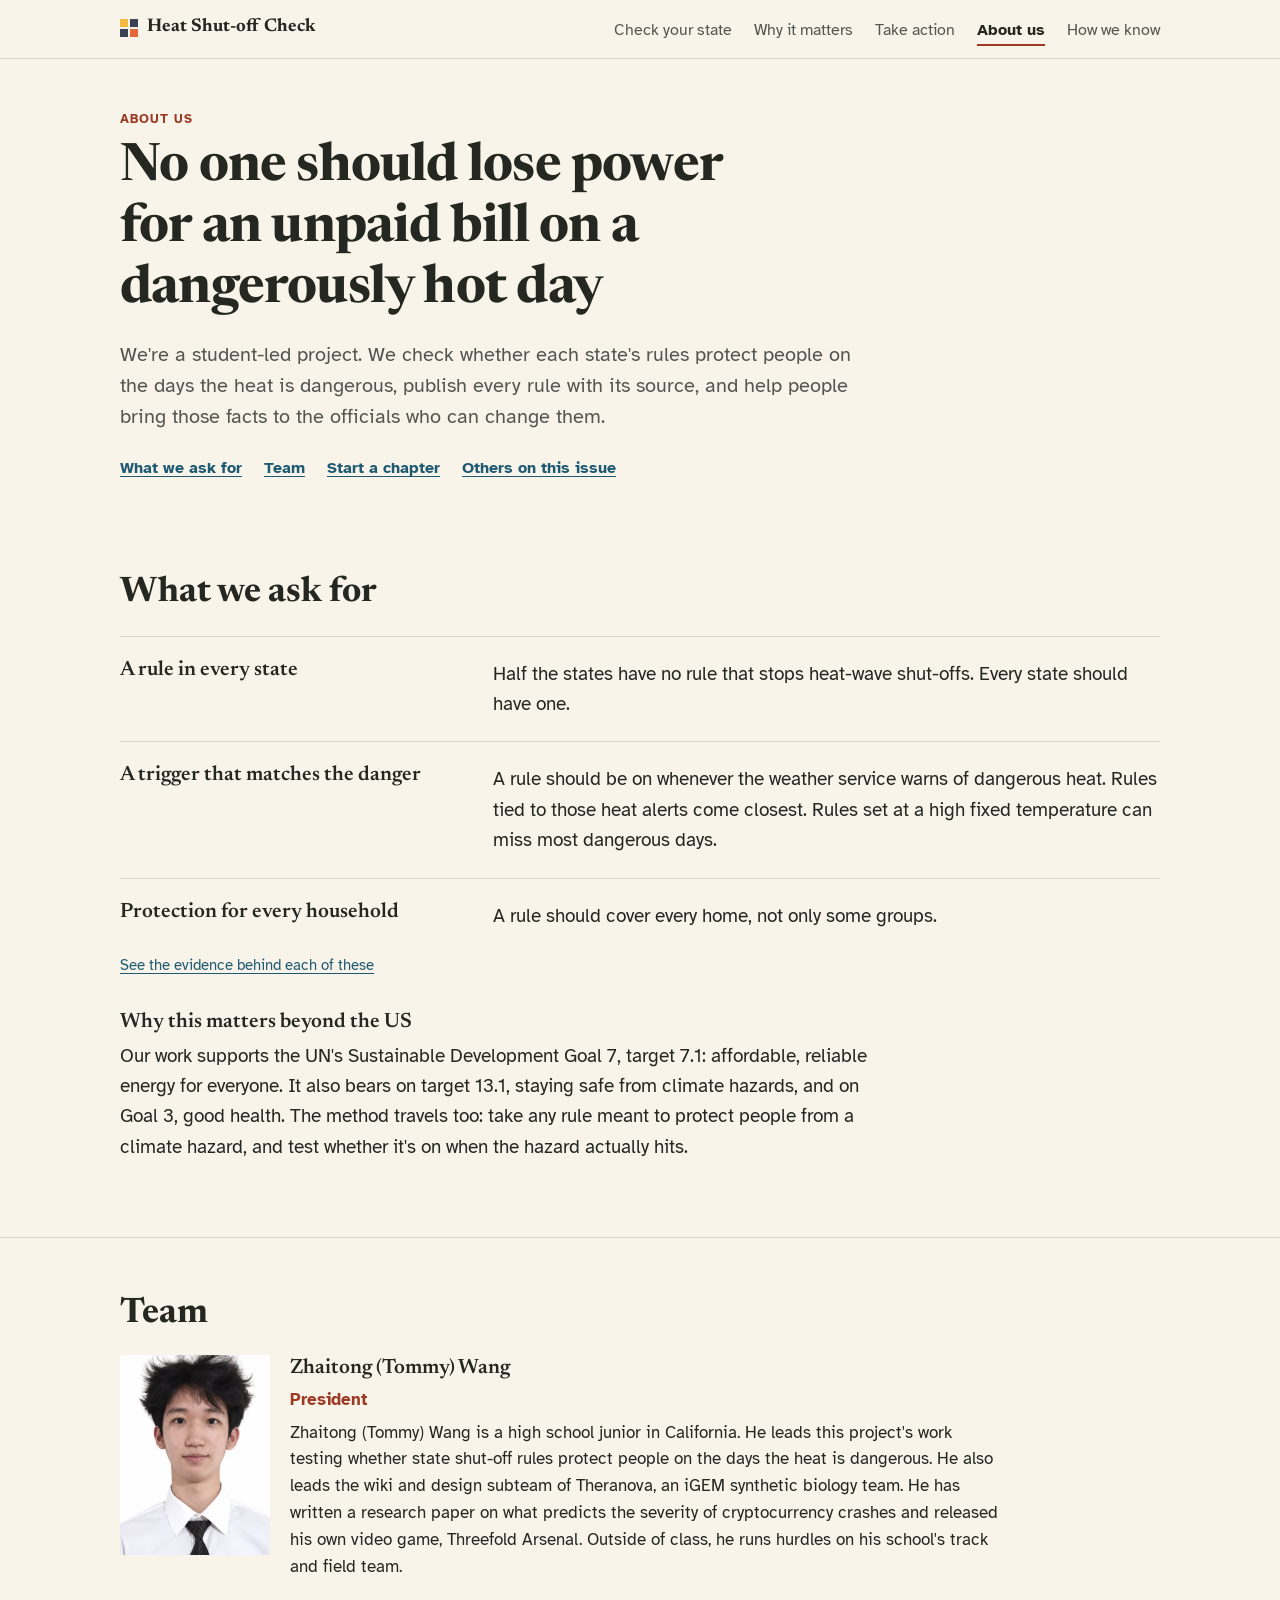
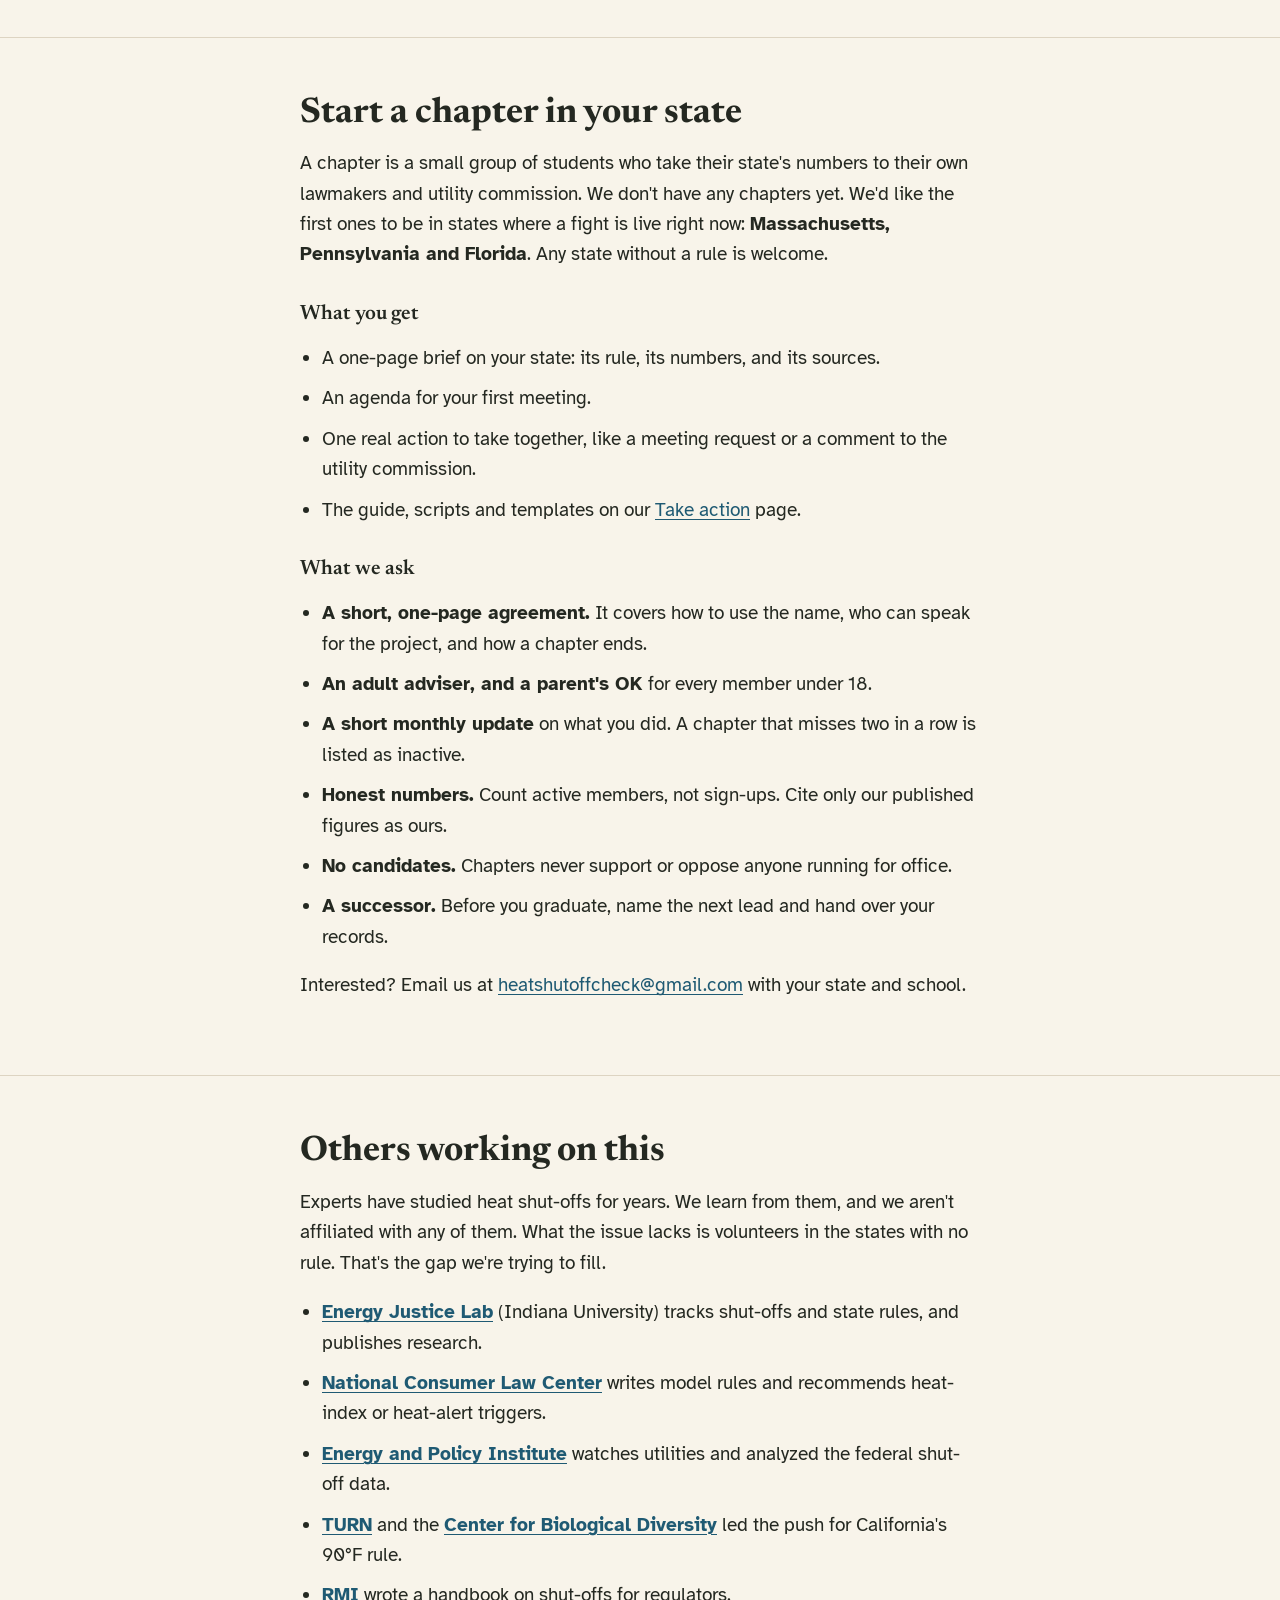
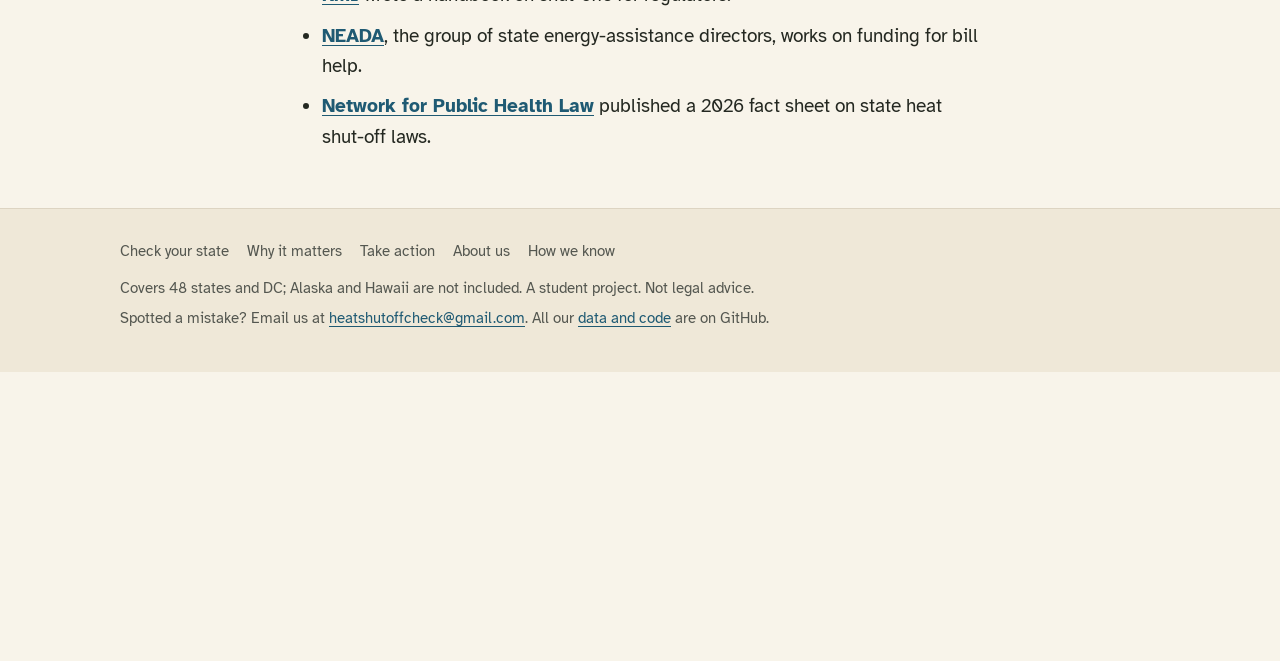
<file: site/team.html>
<!doctype html>
<html lang="en">
<head>
<meta charset="utf-8">
<title>Team | Heat Shut-off Check</title>
<meta http-equiv="refresh" content="0; url=about.html#team">
<link rel="canonical" href="about.html#team">
</head>
<body><p>The team is now on the <a href="about.html#team">About us</a> page.</p></body>
</html>
</file>
<file: site/style.css>
/* Heat Shut-off Check. One stylesheet, no build step.
   Look: a printed civic explainer. Warm paper, a newsroom serif for headings, a high-legibility sans for reading.
   The only dark band is the night map, where lit windows mean "protected". */
:root {
  --paper:#F8F4EA; --paper-2:#EFE8D8; --card:#FFFFFF;
  --ink:#242821; --ink-2:#545750; --line:#DDD4C2;
  --link:#1F5A73; --link-hover:#123D4F;
  --heat:#9C3B25;            /* the one accent: headings marks, numbers that matter */
  --marker:#FFD86B;          /* highlighter */
  --night:#171B2A; --night-2:#222838; --on-night:#ECE7DD; --on-night-2:#B7B2A8;
  --lit:#F5B940; --gap:#E5683A; --unlit:#3B4256;
  --bar-ok:#C98E14; --bar-open:#C9431F; --bar-old:#A8A196;
  --serif:"Newsreader", Georgia, "Times New Roman", serif;
  --sans:"Atkinson Hyperlegible", system-ui, -apple-system, "Segoe UI", sans-serif;
  color-scheme:light;
}
* { box-sizing:border-box; }
[hidden] { display:none !important; }
html { scroll-behavior:smooth; -webkit-text-size-adjust:100%; }
body { margin:0; background:var(--paper); color:var(--ink); font:1.1875rem/1.6 var(--sans); }
.wrap { max-width:1080px; margin:0 auto; padding:0 20px; }
.narrow { max-width:720px; }
h1, h2, h3 { font-family:var(--serif); line-height:1.15; margin:0; text-wrap:balance; font-optical-sizing:auto; }
h1 { font-size:clamp(2.1rem,5vw,3.3rem); font-weight:700; letter-spacing:-.015em; }
h2 { font-size:clamp(1.6rem,3.6vw,2.2rem); font-weight:700; margin-bottom:.4em; max-width:26ch; }
h3 { font-size:1.3rem; font-weight:600; margin:1.6em 0 .3em; }
p, li, dd { max-width:65ch; }
p { margin:0 0 1em; }
a { color:var(--link); text-decoration-thickness:1px; text-underline-offset:3px; }
a:hover { color:var(--link-hover); text-decoration-thickness:2px; }
:focus-visible { outline:3px solid var(--heat); outline-offset:2px; }
section { padding:56px 0; }
section + section { border-top:1px solid var(--line); }
.skip { position:absolute; left:-999px; }
.skip:focus { left:12px; top:12px; background:#fff; padding:8px 12px; z-index:9; }
.small, .note { font-size:.95rem; color:var(--ink-2); }
.kicker { font:700 .82rem/1.3 var(--sans); letter-spacing:.08em; text-transform:uppercase; color:var(--heat); margin:0 0 10px; }
strong, b { font-weight:700; }

/* highlighter: draws itself once when it scrolls into view */
.mark { background:linear-gradient(transparent 55%, var(--marker) 55%, var(--marker) 92%, transparent 92%) no-repeat 0 0 / 100% 100%; padding:0 .1em; }
.js .mark { background-size:0% 100%; transition:background-size .9s cubic-bezier(.3,.7,.3,1); }
.js .mark.in { background-size:100% 100%; }

/* top bar */
.bar-top { background:var(--paper); border-bottom:1px solid var(--line); }
.bar-top .wrap { display:flex; flex-wrap:wrap; align-items:baseline; justify-content:space-between; gap:6px 28px; padding-block:14px; }
.brand { font:700 1.15rem var(--serif); color:var(--ink); text-decoration:none; display:inline-flex; align-items:center; gap:9px; }
.brand svg { width:18px; height:18px; flex:none; position:relative; top:2px; }
nav ul { display:flex; flex-wrap:wrap; gap:4px 22px; margin:0; padding:0; list-style:none; }
nav a { color:var(--ink-2); text-decoration:none; padding:4px 0; font-size:1rem; border-bottom:2px solid transparent; }
nav a:hover { color:var(--ink); border-bottom-color:var(--line); }
nav a[aria-current="page"] { color:var(--ink); border-bottom-color:var(--heat); font-weight:700; }

/* page openings */
.page-head { padding:52px 0 36px; }
.page-head h1 { max-width:20ch; }
.page-head .lede { font-size:1.25rem; line-height:1.55; color:var(--ink-2); margin:18px 0 0; max-width:58ch; }
.short { background:var(--card); border:1px solid var(--line); border-left:5px solid var(--heat); padding:20px 24px; margin-top:28px; max-width:720px; border-radius:2px; }
.short h2 { font-size:1.15rem; font-family:var(--sans); letter-spacing:.06em; text-transform:uppercase; color:var(--heat); margin:0 0 8px; }
.short ul { margin:0; padding-left:20px; }
.short li { margin:6px 0; }
.toc { margin:24px 0 0; padding:0; list-style:none; display:flex; flex-wrap:wrap; gap:6px 22px; font-size:1rem; }
.toc a { font-weight:700; }

/* hero (night map) */
.hero { background:var(--night); color:var(--on-night); padding:44px 0 52px; }
.hero h1 { color:#fff; max-width:16ch; }
.hero-grid { display:grid; grid-template-columns:minmax(0,5fr) minmax(0,7fr); gap:44px; align-items:center; }
.answer { font-size:1.3rem; line-height:1.45; margin:20px 0 0; }
.answer b { color:var(--lit); }
.find { margin-top:28px; }
.find label { display:block; font-weight:700; margin-bottom:6px; color:#fff; }
.find-row { display:flex; gap:8px; max-width:420px; }
input[type=search], input[type=text], select { font:inherit; font-size:1rem; padding:10px 12px; border-radius:3px; border:2px solid var(--line); background:var(--card); color:var(--ink); max-width:100%; }
.find input { flex:1; min-width:0; border-color:var(--lit); font-size:1.1rem; }
button { font:inherit; cursor:pointer; }
.go { padding:10px 20px; border:0; border-radius:3px; background:var(--lit); color:var(--night); font-weight:700; }
.go:hover { background:#FFCB63; }
#msg { min-height:1.6em; margin:8px 0 0; font-size:.98rem; color:var(--on-night-2); }
.hero .hint { color:var(--on-night-2); font-size:.98rem; margin-top:18px; }

.views { display:flex; gap:4px; margin-bottom:12px; }
.views button { padding:4px 12px; border:1px solid var(--unlit); border-radius:3px; background:transparent; color:var(--on-night-2); font-size:.95rem; }
.views button[aria-pressed="true"] { background:var(--unlit); color:#fff; }

/* map */
#mapView svg { display:block; width:100%; height:auto; overflow:visible; }
.st { cursor:pointer; transition:fill .6s ease, transform .12s; stroke:var(--night); stroke-width:.8; }
path.st.lit, circle.st.lit { fill:var(--lit); }
path.st.gap, circle.st.gap { fill:var(--gap); }
path.st.dark, circle.st.dark { fill:var(--unlit); }
path.st:hover, circle.st:hover { filter:brightness(1.15); }
path.st[aria-pressed="true"], circle.st[aria-pressed="true"] { stroke:#fff; stroke-width:2.5; paint-order:stroke; }
path.st:focus-visible, circle.st:focus-visible { outline:none; stroke:#fff; stroke-width:3; }
.lab { font:700 12px var(--sans); text-anchor:middle; dominant-baseline:central; pointer-events:none; fill:var(--on-night); transition:fill .6s; }
.lab.onlight { fill:var(--night); }
.pre path.st:not(.off), .pre circle.st:not(.off) { fill:var(--lit); }
.pre .lab:not(.off) { fill:var(--night); }
/* a power cut is not a fade: the light stutters, then goes */
.st.cut { animation:flicker .55s steps(1,end); }
@keyframes flicker { 0% { fill:var(--lit); } 18% { fill:var(--unlit); } 30% { fill:var(--lit); } 48% { fill:var(--unlit); } 58% { fill:#C79A3A; } 70%,100% { fill:var(--unlit); } }
#tip { position:fixed; z-index:5; background:#fff; color:var(--ink); padding:4px 9px; border-radius:3px; font-size:.9rem; pointer-events:none; box-shadow:0 2px 8px rgba(0,0,0,.35); max-width:240px; }

/* windows view */
.block { display:grid; grid-template-columns:repeat(12,minmax(0,1fr)); gap:5px; }
.win { aspect-ratio:1; border:0; padding:0; border-radius:2px 2px 1px 1px; font:700 .78rem/1.05 var(--sans); display:flex; flex-direction:column; align-items:center; justify-content:center; }
.win small { font-weight:400; font-size:.68rem; }
.win:hover { transform:scale(1.08); }
.win[aria-pressed="true"] { outline:3px solid #fff; outline-offset:1px; }
.win.lit { background:var(--lit); color:var(--night); }
.win.gap { background:var(--gap); color:var(--night); }
.win.dark { background:var(--unlit); color:var(--on-night); }

.key { display:flex; flex-wrap:wrap; gap:6px 20px; margin:14px 0 0; padding:0; list-style:none; font-size:.95rem; color:var(--on-night-2); }
.key li { display:flex; align-items:center; gap:7px; }
.key i { width:14px; height:14px; border-radius:2px; flex:none; }

/* your state */
#detail { background:var(--paper); color:var(--ink); border-radius:3px; padding:26px 28px; margin-top:34px; border-top:6px solid var(--unlit); scroll-margin-top:16px; animation:rise .3s ease-out; }
#detail.lit { border-top-color:var(--lit); } #detail.gap { border-top-color:var(--gap); }
#detail h3 { font-size:1.9rem; margin:0; }
#detail .rule { font-size:1.2rem; margin:6px 0 0; }
#detail .cols { display:grid; grid-template-columns:minmax(0,1fr) minmax(0,1fr); gap:28px 40px; margin-top:20px; }
#detail h4 { font:700 .85rem var(--sans); letter-spacing:.07em; text-transform:uppercase; color:var(--heat); margin:0 0 6px; }
#detail p { margin:0 0 .7em; }
#detail .act { display:inline-block; margin-top:6px; font-weight:700; }
@keyframes rise { from { opacity:0; transform:translateY(8px); } to { opacity:1; transform:none; } }
.split { display:flex; height:14px; border-radius:2px; overflow:hidden; background:var(--line); max-width:460px; margin:4px 0 10px; }
.split i { display:block; }
.split .s { background:var(--bar-ok); } .split .o { background:var(--bar-open); }
blockquote { margin:12px 0 0; padding:2px 0 2px 16px; border-left:3px solid var(--line); color:var(--ink-2); max-width:65ch; font-size:1rem; }
.fine { font-size:.95rem; color:var(--ink-2); }

/* numbers and stories */
.facts { display:grid; grid-template-columns:repeat(3,minmax(0,1fr)); gap:32px; margin:30px 0 8px; padding:0; list-style:none; }
.facts li { border-top:2px solid var(--ink); padding-top:12px; }
.facts b { display:block; font:700 clamp(1.9rem,4vw,2.6rem)/1.05 var(--serif); color:var(--heat); margin-bottom:6px; font-variant-numeric:lining-nums; }
.story { margin:28px 0; padding-left:22px; border-left:3px solid var(--heat); max-width:65ch; }
.story h3 { margin-top:0; }
.story p { margin:.4em 0 0; }

/* charts */
.chart { margin-top:22px; max-width:760px; }
.row { display:grid; grid-template-columns:140px minmax(0,1fr) 48px; gap:12px; align-items:center; padding:3px 0; font-size:1rem; font-variant-numeric:tabular-nums; }
.row a { color:inherit; }
.row .val { text-align:right; font-weight:700; }
.track { display:flex; height:16px; }
.track i { display:block; height:100%; }
.track .s { background:var(--bar-ok); } .track .o { background:var(--bar-open); }
.track .old { background:var(--bar-old); }
.anim .track { width:0; transition:width .9s cubic-bezier(.2,.7,.2,1); }
.anim.in .track { width:var(--w); }
.ckey { display:flex; flex-wrap:wrap; gap:6px 20px; margin:12px 0 0; padding:0; list-style:none; font-size:.95rem; color:var(--ink-2); }
.ckey li { display:flex; align-items:center; gap:7px; } .ckey i { width:14px; height:14px; flex:none; border-radius:2px; }
.share { display:flex; height:48px; margin-top:22px; border-radius:2px; overflow:hidden; max-width:760px; }
.share div { display:flex; align-items:center; padding-left:10px; font-weight:700; white-space:nowrap; overflow:hidden; color:#fff; }
.pair { display:grid; grid-template-columns:repeat(2,minmax(0,1fr)); gap:36px; margin-top:20px; max-width:860px; }
.pair .row { grid-template-columns:70px minmax(0,1fr) 44px; }
.pair h3 { margin-top:0; font-size:1.15rem; }

/* numbered steps */
ol.steps { list-style:none; counter-reset:step; margin:28px 0 0; padding:0; }
ol.steps > li { counter-increment:step; position:relative; padding:0 0 30px 74px; max-width:none; }
ol.steps > li::before { content:counter(step); position:absolute; left:0; top:-6px; font:700 2.8rem/1 var(--serif); color:var(--heat); width:56px; text-align:right; }
ol.steps > li::after { content:""; position:absolute; left:73px; right:0; bottom:12px; border-bottom:1px solid var(--line); }
ol.steps > li:last-child::after { display:none; }
ol.steps h3 { margin:0 0 .3em; }
ol.steps p, ol.steps ul { max-width:65ch; }

/* three fixes / definition rows */
.fix { display:grid; grid-template-columns:minmax(0,1fr) minmax(0,2fr); gap:6px 40px; padding:22px 0; border-top:1px solid var(--line); }
.fix:first-of-type { margin-top:22px; }
.fix h3 { margin:0; }
.fix p { margin:0; }

/* callouts */
.help { background:#FFF1D6; border:1px solid #EBCB86; padding:18px 22px; border-radius:2px; max-width:720px; margin-top:28px; }
.help h2 { font-size:1.2rem; margin:0 0 6px; max-width:none; }
.help p:last-child { margin:0; }
.script { background:var(--card); border:1px solid var(--line); padding:18px 22px; max-width:680px; font-size:1.05rem; border-radius:2px; }
.script p:last-child { margin:0; }
.fill { background:#FFF1D6; padding:0 .25em; border-radius:2px; font-style:italic; }
table.simple { border-collapse:collapse; margin-top:16px; font-size:1rem; font-variant-numeric:tabular-nums; min-width:0; width:auto; }
table.simple th, table.simple td { padding:7px 14px 7px 0; border-bottom:1px solid var(--line); text-align:left; }
table.simple td.n, table.simple th.n { text-align:right; }
table.simple th { background:none; font-weight:700; }
.timeline { list-style:none; margin:24px 0 0; padding:0; border-left:2px solid var(--line); max-width:720px; }
.timeline li { position:relative; padding:0 0 22px 24px; }
.timeline li::before { content:""; position:absolute; left:-7px; top:9px; width:12px; height:12px; border-radius:50%; background:var(--paper); border:2px solid var(--heat); }
.timeline time { display:block; font-weight:700; color:var(--heat); font-size:.95rem; }
.bills { display:grid; grid-template-columns:repeat(2,minmax(0,1fr)); gap:28px 40px; margin-top:20px; }
.bills h3 { margin:0 0 .2em; }
.bills p { margin:.3em 0 0; }
.status { display:inline-block; font-size:.85rem; font-weight:700; padding:1px 8px; border-radius:2px; background:var(--paper-2); color:var(--ink-2); }
.status.live { background:#FFE3D6; color:#8E2A14; }

/* details/accordions */
details { border-top:1px solid var(--line); padding:14px 0; max-width:760px; }
details:last-of-type { border-bottom:1px solid var(--line); }
summary { font:600 1.2rem var(--serif); cursor:pointer; }
summary::marker { color:var(--heat); }
details > *:not(summary) { margin-top:12px; }
details ul { padding-left:22px; }
details li { margin:6px 0; }
ul.plain { padding-left:22px; margin:16px 0 0; } ul.plain li { margin-top:10px; }

/* table */
.controls { display:flex; flex-wrap:wrap; gap:12px 20px; margin:20px 0 10px; align-items:end; }
.controls label { display:flex; flex-direction:column; gap:3px; font-size:.95rem; font-weight:700; }
.controls select, .controls input { font-weight:400; padding:7px 10px; }
#count { margin:0 0 10px; color:var(--ink-2); font-size:.98rem; }
.link-btn { background:none; border:0; padding:0; color:var(--link); text-decoration:underline; }
.scroll { overflow-x:auto; background:var(--card); border:1px solid var(--line); border-radius:2px; }
#table table { border-collapse:collapse; width:100%; min-width:760px; font-size:1rem; font-variant-numeric:tabular-nums; }
#table th, #table td { padding:9px 12px; text-align:right; border-bottom:1px solid var(--line); vertical-align:top; }
#table th:nth-child(-n+2), #table td:nth-child(-n+2) { text-align:left; }
#table th { background:var(--paper-2); font-size:.95rem; }
#table tbody tr { cursor:pointer; } #table tbody tr:hover td { background:var(--paper); }
#table tr.sel td { background:#FFF1D6; }
#table tr:last-child td { border-bottom:0; }
.bar { display:flex; height:10px; border-radius:1px; overflow:hidden; min-width:2px; margin-top:6px; }
.bar .s { background:var(--bar-ok); } .bar .o { background:var(--bar-open); }
.tag { font-size:.8rem; padding:0 6px; border-radius:2px; background:var(--paper-2); color:var(--ink-2); white-space:nowrap; }

/* team */
.team { display:grid; grid-template-columns:repeat(auto-fill,minmax(min(100%,620px),1fr)); gap:32px; margin:20px 0 0; padding:0; list-style:none; }
.team li { display:flex; gap:20px; align-items:flex-start; max-width:none; }
.face { width:150px; height:200px; object-fit:cover; flex:none; border-radius:2px; background:var(--paper-2); color:var(--ink); display:grid; place-items:center; font:700 1.5rem var(--serif); }
.team h3 { margin:2px 0 0; }
.team p { margin:6px 0 0; font-size:1.05rem; }
.team .role { color:var(--heat); font-weight:700; }

footer { border-top:1px solid var(--line); background:var(--paper-2); color:var(--ink-2); padding:30px 0 36px; font-size:.95rem; margin-top:0; }
footer p { margin:0 0 6px; }
footer nav ul { gap:4px 18px; margin-bottom:12px; }
footer nav a { font-size:.95rem; }

@media (max-width:860px) {
  .hero-grid, .facts, .fix, .pair, .bills, #detail .cols { grid-template-columns:minmax(0,1fr); }
  .hero-grid { gap:28px; }
  .block { gap:3px; }
  .win { font-size:.62rem; } .win small { display:none; }
  .lab { font-size:15px; }
  section { padding:44px 0; }
  .facts { gap:22px; }
  .row { grid-template-columns:100px minmax(0,1fr) 42px; font-size:.95rem; }
  .team li { flex-direction:column; }
  ol.steps > li { padding-left:52px; }
  ol.steps > li::before { font-size:2.1rem; width:38px; }
  ol.steps > li::after { left:52px; }
  #detail { padding:22px 18px; }
}
@media (prefers-reduced-motion:reduce) {
  html { scroll-behavior:auto; }
  .st, .lab, .anim .track { transition:none; }
  .st.cut { animation:none; }
  #detail { animation:none; }
  .js .mark { transition:none; background-size:100% 100%; }
}

/* arrival: the chosen state's row warms once, then settles */
#table tr.sel.arrive td { animation:arrive 1.2s ease-out; }
@keyframes arrive { from { background:#FFD86B; } to { background:#FFF1D6; } }

/* checklist on the action guide: tick steps as you go (kept in this browser only) */
.check { list-style:none; padding:0; margin:18px 0 0; max-width:720px; }
.check li { max-width:none; }
.check label { display:flex; gap:12px; align-items:flex-start; padding:10px 14px; border:1px solid var(--line); border-left:4px solid var(--line); background:var(--card); margin-top:8px; cursor:pointer; transition:border-color .15s; border-radius:2px; }
.check input { width:20px; height:20px; margin-top:4px; accent-color:var(--heat); flex:none; }
.check input:checked + span { color:var(--ink-2); text-decoration:line-through; text-decoration-color:var(--heat); }
.check label:has(input:checked) { border-left-color:var(--heat); }
summary { list-style:none; display:flex; gap:10px; align-items:baseline; }
summary::-webkit-details-marker { display:none; }
summary::before { content:"›"; color:var(--heat); font-weight:700; display:inline-block; transition:transform .12s; width:.6em; }
details[open] > summary::before { transform:rotate(90deg); }
@media (prefers-reduced-motion:reduce) { #table tr.sel.arrive td { animation:none; } summary::before, .check label { transition:none; } }
ul.plain + p { margin-top:18px; }
.ckey + .note { margin-top:10px; }
.hero :focus-visible { outline-color:var(--lit); }
</file>
